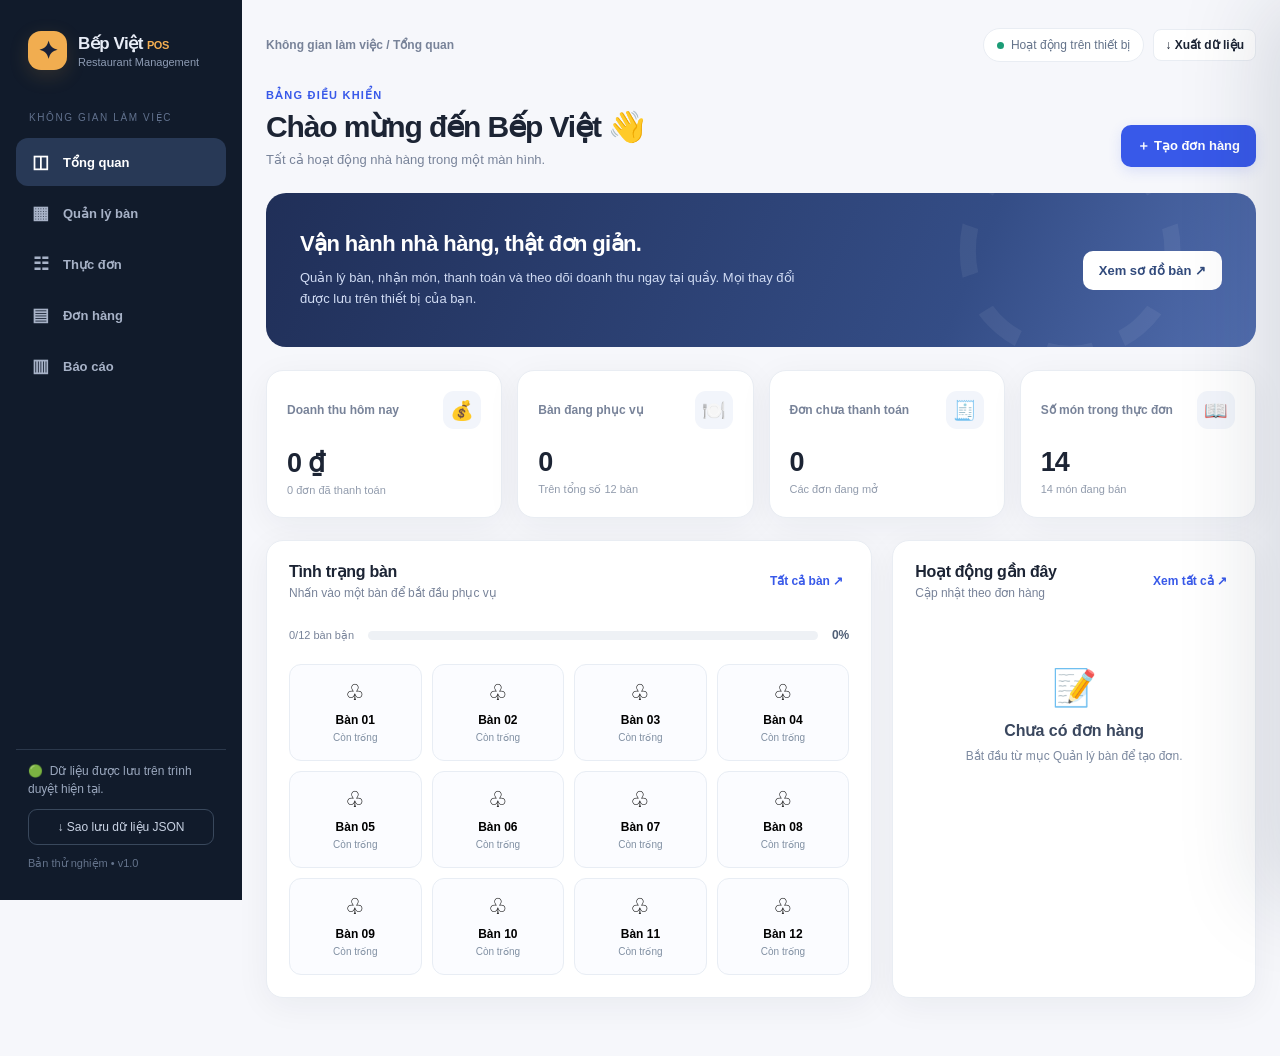
<file: QuanLyNhaHang_GitHub/web/index.html>
<!DOCTYPE html>
<html lang="vi">
<head>
  <meta charset="UTF-8">
  <meta name="viewport" content="width=device-width, initial-scale=1.0">
  <meta name="theme-color" content="#111827">
  <title>Bếp Việt • Quản lý nhà hàng</title>
  <style>
    :root{--bg:#f6f7fb;--surface:#fff;--ink:#1c2434;--muted:#788399;--line:#e9edf3;--nav:#111b2b;--blue:#3859e9;--blueLight:#eef1ff;--green:#1b9c76;--greenLight:#e5f7f0;--amber:#ee9a2d;--amberLight:#fff4e3;--red:#d95050;--shadow:0 8px 34px rgba(22,36,61,.055);--radius:17px}
    *{box-sizing:border-box}html,body{margin:0;min-height:100%;font-family:Inter,-apple-system,BlinkMacSystemFont,"Segoe UI",sans-serif;color:var(--ink);background:var(--bg)}button,input,select{font:inherit}button{cursor:pointer}button:disabled{cursor:not-allowed;opacity:.45}a{color:inherit;text-decoration:none}h1,h2,h3,p{margin-top:0}.app{display:grid;grid-template-columns:242px minmax(0,1fr);min-height:100vh}.sidebar{background:var(--nav);color:#e8edf7;display:flex;flex-direction:column;padding:28px 16px 18px;position:sticky;top:0;height:100vh}.brand{display:flex;align-items:center;gap:11px;padding:3px 12px 30px}.brand-logo{width:39px;height:39px;border-radius:13px;display:grid;place-items:center;background:#f1ad50;color:#182038;font-size:24px;font-weight:900;box-shadow:0 6px 20px #e8a94426}.brand strong{font-size:17px;letter-spacing:-.5px;display:block}.brand span{font-size:11px;color:#8e9cb4;display:block;margin-top:2px}.nav-group{font-size:10px;text-transform:uppercase;letter-spacing:1.6px;color:#61718d;padding:12px 13px}.nav-link{border:0;background:transparent;color:#a7b2c7;width:100%;display:flex;align-items:center;gap:12px;text-align:left;padding:13px 14px;margin:3px 0;border-radius:12px;font-weight:600;font-size:13px;transition:.18s}.nav-link:hover{background:#1b2940;color:white}.nav-link.active{background:#283956;color:#fff}.nav-link .glyph{font-size:18px;width:21px;text-align:center}.sidebar-bottom{margin-top:auto;padding:12px;border-top:1px solid #2b384b}.sidebar-bottom .hint{font-size:12px;color:#9ba8be;line-height:1.55;margin-bottom:10px}.sidebar-bottom .version{font-size:11px;color:#64738b}.sidebar-bottom button{width:100%;border:1px solid #39485c;color:#c9d3e4;background:transparent;border-radius:9px;padding:10px;font-size:12px}.main{min-width:0;padding:28px max(24px,calc((100vw - 1540px)/2)) 58px}.topbar{display:flex;align-items:center;justify-content:space-between;gap:12px;margin-bottom:27px}.breadcrumb{font-size:12px;color:var(--muted);font-weight:600}.top-actions{display:flex;align-items:center;gap:9px}.live{display:flex;gap:7px;align-items:center;font-size:12px;color:#64738a;background:#fff;border:1px solid var(--line);border-radius:50px;padding:9px 13px}.live:before{content:'';width:7px;height:7px;border-radius:50%;background:var(--green)}.btn{display:inline-flex;align-items:center;justify-content:center;gap:8px;border:1px solid transparent;border-radius:10px;background:#fff;color:var(--ink);padding:11px 15px;font-weight:700;font-size:13px;white-space:nowrap;transition:.15s}.btn:hover{transform:translateY(-1px)}.btn-primary{background:var(--blue);color:#fff;box-shadow:0 4px 13px #3859e925}.btn-primary:hover{background:#294bd8}.btn-white{border-color:var(--line);background:white}.btn-soft{background:var(--blueLight);color:var(--blue)}.btn-danger{background:#ffeded;color:var(--red)}.btn-xs{font-size:12px;padding:8px 11px;border-radius:8px}.btn-plain{border:0;background:transparent;color:var(--muted);padding:8px}.btn-full{width:100%}.page-header{display:flex;justify-content:space-between;gap:16px;align-items:flex-end;margin-bottom:26px}.eyebrow{font-weight:750;font-size:11px;letter-spacing:1.2px;text-transform:uppercase;color:var(--blue);margin-bottom:7px}.page-title{font-size:30px;line-height:1.18;letter-spacing:-1.1px;margin:0 0 8px;font-weight:780}.page-sub{font-size:13px;color:var(--muted);margin:0}.hero{background:linear-gradient(113deg,#202f58,#344d86 70%,#526eaf);border-radius:20px;padding:30px 34px;color:white;position:relative;overflow:hidden;display:flex;align-items:center;justify-content:space-between;gap:12px;min-height:154px;margin-bottom:23px}.hero:after{content:'◌';position:absolute;font-size:290px;line-height:1;right:6%;top:-113px;color:#ffffff10;pointer-events:none}.hero h2{font-size:22px;letter-spacing:-.6px;margin:0 0 10px}.hero p{max-width:520px;color:#d0dbf3;font-size:13px;line-height:1.65;margin:0}.hero .btn{position:relative;z-index:1;background:#fff;color:#314a7c}.stats{display:grid;grid-template-columns:repeat(4,minmax(0,1fr));gap:15px;margin-bottom:22px}.stat{background:var(--surface);border:1px solid var(--line);border-radius:var(--radius);padding:20px;box-shadow:var(--shadow)}.stat-top{display:flex;justify-content:space-between;align-items:center;font-size:12px;color:var(--muted);font-weight:650;gap:7px}.stat-icon{width:38px;height:38px;border-radius:11px;display:grid;place-items:center;background:#f2f5fb;font-size:19px}.stat-value{font-size:27px;font-weight:800;letter-spacing:-1px;margin:18px 0 5px}.stat-note{font-size:11px;color:#929cad}.columns{display:grid;grid-template-columns:minmax(0,1.25fr) minmax(275px,.75fr);gap:20px}.panel{background:white;border:1px solid var(--line);border-radius:var(--radius);box-shadow:var(--shadow);overflow:hidden}.panel-header{padding:21px 22px 17px;display:flex;align-items:center;justify-content:space-between;gap:12px}.panel-title{font-size:16px;letter-spacing:-.3px;font-weight:780;margin:0}.panel-sub{font-size:12px;color:var(--muted);margin:5px 0 0}.panel-body{padding:0 22px 22px}.link-btn{border:0;background:transparent;color:var(--blue);font-weight:700;font-size:12px}.occupancy{display:flex;align-items:center;gap:14px;margin:11px 0 22px}.progress{height:9px;background:#eef1f5;border-radius:20px;overflow:hidden;flex:1}.progress-fill{height:100%;background:linear-gradient(90deg,#3859e9,#7891ff);border-radius:20px;transition:width .25s}.occupancy strong{font-size:12px;color:#516077}.table-mini-grid{display:grid;grid-template-columns:repeat(4,minmax(0,1fr));gap:10px}.mini-table{border:1px solid #e8edf4;background:#fbfcff;border-radius:12px;text-align:center;padding:15px 8px;cursor:pointer;transition:.15s}.mini-table:hover,.table-card:hover{border-color:#b7c2ff;transform:translateY(-2px)}.mini-table.busy{background:#fffaf2;border-color:#f4dfba}.mini-table .table-symbol{font-size:22px;display:block;margin-bottom:7px}.mini-table strong{display:block;font-size:12px}.mini-table small{font-size:10px;color:#8190a3}.badge-status{display:inline-flex;align-items:center;gap:6px;border-radius:30px;padding:5px 8px;font-size:11px;font-weight:750}.badge-status:before{content:'';width:6px;height:6px;background:currentColor;border-radius:50%}.badge-free{background:var(--greenLight);color:#18936d}.badge-busy{background:var(--amberLight);color:#ca821b}.badge-paid{background:#edf0ff;color:#5c67d4}.activity{display:flex;flex-direction:column}.activity-item{display:flex;align-items:center;gap:12px;padding:13px 0;border-bottom:1px solid var(--line)}.activity-item:last-child{border-bottom:0}.activity-icon{width:37px;height:37px;background:#f2f5fc;border-radius:11px;display:grid;place-items:center;font-size:17px;flex:0 0 auto}.activity-info{flex:1;min-width:0}.activity-info strong{font-size:12px;display:block}.activity-info span{font-size:11px;color:var(--muted);display:block;margin-top:3px}.activity-amount{font-weight:800;font-size:12px;white-space:nowrap}.toolbar{display:flex;justify-content:space-between;align-items:center;gap:13px;margin-bottom:17px;flex-wrap:wrap}.search{display:flex;gap:9px;align-items:center;background:white;border:1px solid #e4e9f2;padding:0 13px;border-radius:11px;min-width:260px;height:43px}.search span{color:#8996a9}.search input{outline:none;background:transparent;border:0;width:100%;color:#2b3445;font-size:13px}.filters{display:flex;gap:7px;flex-wrap:wrap}.filter{border:1px solid #e6eaf1;background:#fff;color:#6c7890;border-radius:9px;padding:9px 13px;font-size:12px;font-weight:700}.filter.active{background:var(--blueLight);color:var(--blue);border-color:#d9dfff}.table-grid{display:grid;grid-template-columns:repeat(4,minmax(0,1fr));gap:16px}.table-card{background:#fff;border:1px solid var(--line);border-radius:15px;padding:20px;transition:.18s}.table-card.busy{border-color:#f1d5a4}.table-card-head{display:flex;justify-content:space-between;gap:8px;align-items:flex-start}.table-number{font-size:17px;font-weight:800;letter-spacing:-.5px;margin-top:9px}.table-cap{font-size:11px;color:var(--muted);margin-top:6px}.table-avatar{background:#f0f3fb;width:45px;height:45px;display:grid;place-items:center;border-radius:14px;font-size:24px}.table-card.busy .table-avatar{background:#fff0d9}.table-card .badge-status{margin-top:18px}.table-card-foot{border-top:1px solid #f0f1f4;margin-top:15px;padding-top:14px;display:flex;align-items:center;justify-content:space-between;gap:8px}.table-card-foot small{color:var(--muted);font-size:11px}.table-card-foot button{border:0;background:transparent;color:var(--blue);font-weight:800;font-size:12px}.menu-grid{display:grid;grid-template-columns:repeat(3,minmax(0,1fr));gap:16px}.menu-card{background:#fff;border:1px solid var(--line);border-radius:15px;padding:18px;display:flex;flex-direction:column;gap:13px}.dish-avatar{width:52px;height:52px;background:#f6f4ef;border-radius:13px;display:grid;place-items:center;font-size:29px}.dish-title{font-size:14px;font-weight:800;margin:0 0 4px;line-height:1.4}.dish-cat{font-size:11px;color:var(--muted)}.dish-bottom{display:flex;align-items:center;justify-content:space-between;gap:7px;padding-top:12px;border-top:1px solid var(--line);margin-top:auto}.dish-price{font-size:15px;font-weight:850;color:#2c3a57}.dish-status{font-size:11px;color:var(--green);font-weight:700}.dish-status.off{color:var(--red)}.dish-buttons{display:flex;gap:5px}.data-table{border-collapse:collapse;width:100%;text-align:left}.data-table th{font-size:11px;color:#8894a7;text-transform:uppercase;letter-spacing:.5px;font-weight:760;border-bottom:1px solid var(--line);padding:13px 17px;white-space:nowrap}.data-table td{font-size:13px;padding:16px 17px;border-bottom:1px solid #f0f2f6}.data-table tr:last-child td{border-bottom:0}.data-table td strong{font-weight:800}.data-table td .minor{font-size:11px;color:var(--muted);display:block;margin-top:4px}.table-wrap{overflow:auto}.empty{padding:50px 15px;text-align:center;color:#7d8aa0}.empty .empty-emoji{font-size:36px;margin-bottom:12px}.empty h3{font-size:16px;margin:0 0 7px;color:#3a475e}.empty p{font-size:12px;max-width:290px;margin:0 auto 18px;line-height:1.6}.report-grid{display:grid;grid-template-columns:minmax(0,1.2fr) minmax(260px,.8fr);gap:18px}.chart{display:flex;align-items:flex-end;justify-content:space-between;gap:12px;height:242px;padding:32px 5px 0;position:relative}.chart:before{content:'';position:absolute;left:0;right:0;top:32px;bottom:31px;background:repeating-linear-gradient(to top,transparent 0px,transparent calc(25% - 1px),#edf0f6 calc(25% - 1px),#edf0f6 25%);pointer-events:none}.bar-col{flex:1;min-width:0;text-align:center;height:100%;display:flex;flex-direction:column;justify-content:flex-end;gap:8px;position:relative}.bar{border-radius:8px 8px 3px 3px;background:linear-gradient(0deg,#3c61e8,#8098ff);min-height:3px;position:relative}.bar:hover{filter:brightness(.94)}.bar-col small{font-size:11px;color:#8995aa;margin-bottom:2px;white-space:nowrap}.bar-value{font-size:10px;font-weight:750;color:#3d5283;position:absolute;bottom:calc(100% + 5px);left:50%;transform:translateX(-50%);white-space:nowrap}.best-seller{display:flex;align-items:center;gap:10px;padding:12px 0;border-bottom:1px solid var(--line)}.best-seller:last-child{border-bottom:0}.rank{background:#eef1ff;color:#5167d4;border-radius:9px;width:28px;height:28px;display:grid;place-items:center;font-weight:850;font-size:11px}.best-seller .grow{flex:1}.best-seller strong{font-size:12px}.best-seller small{display:block;color:var(--muted);font-size:11px;margin-top:4px}.best-seller b{font-size:12px}.report-notice{font-size:11px;color:#8793a7;margin:12px 0 0;line-height:1.6}.overlay{position:fixed;inset:0;background:#101b2d88;z-index:50;opacity:0;visibility:hidden;transition:.22s;display:flex;align-items:center;justify-content:center;padding:18px}.overlay.open{opacity:1;visibility:visible}.modal{width:min(480px,100%);max-height:calc(100vh - 40px);overflow:auto;background:white;border-radius:18px;box-shadow:0 28px 70px #111b2b33;padding:25px}.modal-head{display:flex;align-items:flex-start;justify-content:space-between;gap:12px;margin-bottom:20px}.modal h2{font-size:20px;margin:0 0 6px}.modal p{font-size:12px;color:var(--muted);margin:0;line-height:1.6}.close{background:#f3f5f8;border:0;border-radius:9px;width:32px;height:32px;color:#74829a;font-size:18px}.form-field{margin-bottom:16px}.form-field label{font-size:12px;font-weight:750;display:block;margin-bottom:7px}.form-field input,.form-field select{width:100%;padding:12px 13px;border:1px solid #dde3ec;border-radius:10px;outline:0;background:#fff;color:#344155}.form-field input:focus,.form-field select:focus{border-color:#8aa2fa;box-shadow:0 0 0 3px #3859e917}.form-row{display:grid;grid-template-columns:1fr 1fr;gap:12px}.modal-actions{display:flex;justify-content:flex-end;gap:8px;margin-top:22px}.drawer-backdrop{position:fixed;inset:0;background:#101b2d80;z-index:45;opacity:0;visibility:hidden;transition:.22s}.drawer-backdrop.open{opacity:1;visibility:visible}.drawer{position:fixed;z-index:46;right:0;top:0;bottom:0;width:min(920px,100%);background:#f8faff;box-shadow:-20px 0 80px #18223c22;display:flex;flex-direction:column;transform:translateX(100%);transition:transform .25s}.drawer.open{transform:translateX(0)}.drawer-head{background:white;padding:21px 28px;border-bottom:1px solid var(--line);display:flex;justify-content:space-between;align-items:center;gap:12px}.drawer-head h2{font-size:19px;margin:0 0 4px}.drawer-head p{font-size:12px;color:var(--muted);margin:0}.drawer-content{display:grid;grid-template-columns:minmax(0,1.13fr) minmax(310px,.87fr);min-height:0;flex:1}.drawer-menu{min-height:0;overflow:auto;padding:20px}.drawer-cart{min-height:0;overflow:auto;background:#fff;border-left:1px solid var(--line);padding:21px 21px 23px;display:flex;flex-direction:column}.drawer-menu-list{display:flex;flex-direction:column;gap:9px;margin-top:16px}.order-food{display:flex;align-items:center;gap:11px;border:1px solid var(--line);border-radius:13px;padding:12px;background:#fff}.order-food .food-emoji{font-size:24px;background:#f6f4ef;padding:10px;border-radius:9px}.order-food .grow{flex:1;min-width:0}.order-food strong{font-size:12px;display:block}.order-food small{display:block;color:var(--muted);font-size:11px;margin-top:5px}.order-food button{border-radius:9px;border:0;background:var(--blueLight);color:var(--blue);font-size:18px;width:32px;height:32px;font-weight:800}.drawer-section-title{font-size:14px;font-weight:800;margin:0 0 12px}.cart-list{display:flex;flex-direction:column;gap:10px}.cart-item{display:flex;align-items:flex-start;gap:10px;padding:11px 0;border-bottom:1px solid #f0f2f5}.cart-item strong{font-size:12px;display:block;line-height:1.35}.cart-item small{font-size:11px;color:var(--muted);margin-top:5px;display:block}.cart-item .grow{flex:1;min-width:0}.qty{display:flex;align-items:center;gap:9px;margin-top:8px}.qty button{border:1px solid var(--line);background:#fff;border-radius:6px;width:24px;height:24px;font-size:14px;font-weight:750}.qty span{font-size:12px;font-weight:750}.cart-footer{margin-top:auto;padding-top:24px}.summary-line{display:flex;justify-content:space-between;font-size:12px;color:#8792a5;margin-bottom:12px}.grand-total{display:flex;justify-content:space-between;align-items:center;border-top:1px solid var(--line);padding-top:18px;margin:14px 0 18px;font-size:15px;font-weight:800}.grand-total strong{font-size:22px;color:var(--blue)}.stack{display:flex;flex-direction:column;gap:9px}.toast{position:fixed;bottom:25px;left:50%;transform:translate(-50%,30px);background:#1e2b42;color:white;border-radius:12px;box-shadow:0 12px 30px #17223c33;padding:12px 18px;font-size:13px;font-weight:650;opacity:0;pointer-events:none;transition:.22s;z-index:90}.toast.show{opacity:1;transform:translate(-50%,0)}.tiny{font-size:11px;color:var(--muted)}.mobile-header{display:none}.divider-line{border-top:1px solid var(--line);margin:14px 0}.action-menu{display:flex;gap:9px;align-items:center;flex-wrap:wrap}.banner{background:#f2f5ff;border:1px solid #dee5ff;color:#51638b;border-radius:12px;padding:13px 16px;font-size:12px;line-height:1.6;margin:0 0 20px}.footer-tools{display:flex;gap:9px;flex-wrap:wrap;margin-top:18px}.big-number{font-weight:850}.red{color:var(--red)}.green{color:var(--green)}
    @media(max-width:1180px){.table-grid{grid-template-columns:repeat(3,minmax(0,1fr))}.menu-grid{grid-template-columns:repeat(2,minmax(0,1fr))}.stats{grid-template-columns:repeat(2,minmax(0,1fr))}}@media(max-width:850px){.app{grid-template-columns:1fr}.sidebar{height:auto;position:static;padding:10px 15px 8px}.brand{padding:6px 3px 12px}.sidebar .nav-group,.sidebar-bottom{display:none}.nav{display:flex;gap:3px;overflow:auto}.nav-link{width:auto;white-space:nowrap;padding:10px 12px;font-size:12px}.nav-link .glyph{font-size:15px;width:auto}.main{padding:21px 18px 45px}.columns,.report-grid{grid-template-columns:1fr}.table-grid{grid-template-columns:repeat(3,minmax(0,1fr))}}@media(max-width:610px){.page-title{font-size:24px}.top-actions .live{display:none}.hero{padding:24px 20px;flex-direction:column;align-items:flex-start}.hero h2{font-size:19px}.table-grid,.menu-grid{grid-template-columns:repeat(2,minmax(0,1fr))}.table-card{padding:14px}.table-card-foot{flex-wrap:wrap}.table-mini-grid{grid-template-columns:repeat(3,1fr)}.stats{gap:9px}.stat{padding:16px}.stat-value{font-size:23px}.stat-top{font-size:11px}.page-header{align-items:flex-start;flex-direction:column}.search{min-width:100%;width:100%}.toolbar{align-items:stretch}.drawer-content{grid-template-columns:1fr;overflow:auto}.drawer-menu{max-height:none;overflow:visible}.drawer-cart{overflow:visible;min-height:420px;border-left:0;border-top:1px solid var(--line)}.drawer{overflow:auto}.drawer-content{display:block}.nav-link{gap:5px}.nav-link .glyph{display:none}}@media print{body *{visibility:hidden!important}#receiptPrintable,#receiptPrintable *{visibility:visible!important}#receiptPrintable{position:absolute;left:0;top:0;width:100%;padding:30px!important;box-shadow:none!important}}
  </style>
</head>
<body>
<div class="app">
  <aside class="sidebar">
    <div class="brand"><div class="brand-logo">✦</div><div><strong>Bếp Việt <span style="display:inline;color:#f4ae51">POS</span></strong><span>Restaurant Management</span></div></div>
    <div class="nav-group">KHÔNG GIAN LÀM VIỆC</div>
    <nav class="nav" id="nav">
      <button type="button" class="nav-link active" data-route="overview"><span class="glyph">◫</span> Tổng quan</button>
      <button type="button" class="nav-link" data-route="tables"><span class="glyph">▦</span> Quản lý bàn</button>
      <button type="button" class="nav-link" data-route="menu"><span class="glyph">☷</span> Thực đơn</button>
      <button type="button" class="nav-link" data-route="orders"><span class="glyph">▤</span> Đơn hàng</button>
      <button type="button" class="nav-link" data-route="reports"><span class="glyph">▥</span> Báo cáo</button>
    </nav>
    <div class="sidebar-bottom"><div class="hint">🟢 &nbsp;Dữ liệu được lưu trên trình duyệt hiện tại.</div><button type="button" id="exportBtn">↓ Sao lưu dữ liệu JSON</button><div class="version" style="margin-top:12px">Bản thử nghiệm • v1.0</div></div>
  </aside>
  <main class="main"><div class="topbar"><div class="breadcrumb" id="breadcrumb">Không gian làm việc / Tổng quan</div><div class="top-actions"><div class="live">Hoạt động trên thiết bị</div><button type="button" class="btn btn-white btn-xs" id="exportTop">↓ Xuất dữ liệu</button></div></div><div id="view"></div></main>
</div>
<div class="overlay" id="modalOverlay"><div class="modal" id="modalContent" role="dialog" aria-modal="true" aria-label="Biểu mẫu"></div></div>
<div class="drawer-backdrop" id="drawerBackdrop"></div>
<section class="drawer" id="drawer" role="dialog" aria-modal="true" aria-label="Chi tiết đơn hàng"><div id="drawerBody" style="display:contents"></div></section>
<div id="toast" class="toast" role="status"></div>
<div id="receiptPrintable" style="display:none"></div>
<input id="importInput" type="file" accept="application/json,.json" hidden>
<script>
'use strict';
const KEY='bepviet_pos_mvp_2026_v1';
const dateFmt = new Intl.DateTimeFormat('vi-VN',{day:'2-digit',month:'2-digit',year:'numeric'});
const timeFmt = new Intl.DateTimeFormat('vi-VN',{hour:'2-digit',minute:'2-digit'});
const money = v => new Intl.NumberFormat('vi-VN',{style:'currency',currency:'VND',maximumFractionDigits:0}).format(Number(v)||0);
const shortMoney = v => (v>=1000000?(v/1000000).toLocaleString('vi-VN',{maximumFractionDigits:1})+'tr':v>=1000?(v/1000).toLocaleString('vi-VN',{maximumFractionDigits:0})+'k':String(v));
const id = prefix => prefix+'_'+Date.now().toString(36)+'_'+Math.random().toString(36).slice(2,8);
const esc = v => String(v??'').replace(/[&<>"']/g,c=>({'&':'&amp;','<':'&lt;','>':'&gt;','"':'&quot;',"'":'&#39;'}[c]));
const seed = () => ({tables:Array.from({length:12},(_,i)=>({id:'table_'+(i+1),name:'Bàn '+String(i+1).padStart(2,'0'),capacity:i%3===0?6:i%3===1?4:2})),menu:[
  ['Phở bò tái','Món chính',65000,'🍜'],['Bún chả Hà Nội','Món chính',65000,'🥢'],['Cơm rang hải sản','Món chính',79000,'🍚'],['Bò lúc lắc','Món chính',119000,'🥩'],['Gà nướng mật ong','Món chính',99000,'🍗'],['Lẩu Thái','Món chính',259000,'🍲'],
  ['Nem rán','Khai vị',49000,'🥟'],['Salad rau củ','Khai vị',45000,'🥗'],['Khoai tây chiên','Khai vị',39000,'🍟'],['Trà đào cam sả','Đồ uống',35000,'🍹'],['Nước chanh','Đồ uống',25000,'🍋'],['Cà phê sữa','Đồ uống',30000,'☕'],['Sữa chua nếp cẩm','Tráng miệng',35000,'🍨'],['Bánh flan','Tráng miệng',29000,'🍮']
].map((m,i)=>({id:'dish_'+(i+1),name:m[0],category:m[1],price:m[2],emoji:m[3],available:true})),orders:[]});
function load(){try{const raw=localStorage.getItem(KEY);if(!raw)return seed();const data=JSON.parse(raw);if(!validData(data))throw Error('Không đúng định dạng');return data}catch(e){console.warn('Không thể tải dữ liệu',e);return seed()}}
const validData = d => d&&Array.isArray(d.tables)&&Array.isArray(d.menu)&&Array.isArray(d.orders)&&d.tables.every(t=>typeof t.id==='string'&&typeof t.name==='string'&&Number.isFinite(t.capacity))&&d.menu.every(m=>typeof m.id==='string'&&typeof m.name==='string'&&Number.isFinite(m.price))&&d.orders.every(o=>typeof o.id==='string'&&typeof o.tableId==='string'&&Array.isArray(o.items)&&['open','paid'].includes(o.status));
let state=load(),route='overview',tableFilter='all',menuFilter='Tất cả',menuQuery='',orderFilter='open',tableQuery='',orderQuery='',drawerTable=null,drawerSearch='',drawerCategory='Tất cả',returnRoute=null,editingOrderId=null;
let toastTimeout;
function persist(){localStorage.setItem(KEY,JSON.stringify(state))}
function notify(message){const el=document.getElementById('toast');el.textContent=message;el.classList.add('show');clearTimeout(toastTimeout);toastTimeout=setTimeout(()=>el.classList.remove('show'),2900)}
function orderAmount(o){return (o?.items||[]).reduce((sum,it)=>sum+it.qty*it.price,0)}
function openOrder(tableId){return state.orders.find(o=>o.tableId===tableId&&o.status==='open')}
function tableById(tableId){return state.tables.find(t=>t.id===tableId)}
function todayKey(date){const d=new Date(date);return `${d.getFullYear()}-${String(d.getMonth()+1).padStart(2,'0')}-${String(d.getDate()).padStart(2,'0')}`}
function dateTime(date){return date?`${dateFmt.format(new Date(date))} · ${timeFmt.format(new Date(date))}`:'—'}
function paidToday(){return state.orders.filter(o=>o.status==='paid'&&todayKey(o.paidAt)===todayKey(new Date()))}
function allPaid(){return state.orders.filter(o=>o.status==='paid')}
function recentOrders(){return [...state.orders].sort((a,b)=>new Date(b.paidAt||b.createdAt)-new Date(a.paidAt||a.createdAt))}
function pageHeader(kicker,title,sub,action=''){return `<div class="page-header"><div><div class="eyebrow">${kicker}</div><h1 class="page-title">${title}</h1><p class="page-sub">${sub}</p></div>${action}</div>`}
function stat(label,value,note,icon){return `<div class="stat"><div class="stat-top"><span>${label}</span><div class="stat-icon">${icon}</div></div><div class="stat-value">${value}</div><div class="stat-note">${note}</div></div>`}
function blank(emoji,title,desc,action=''){return `<div class="empty"><div class="empty-emoji">${emoji}</div><h3>${title}</h3><p>${desc}</p>${action}</div>`}
function statusBadge(busy){return busy?'<span class="badge-status badge-busy">Đang phục vụ</span>':'<span class="badge-status badge-free">Bàn trống</span>'}
function render(){document.querySelectorAll('[data-route]').forEach(el=>el.classList.toggle('active',el.dataset.route===route));const titles={overview:'Tổng quan',tables:'Quản lý bàn',menu:'Thực đơn',orders:'Đơn hàng',reports:'Báo cáo'};document.getElementById('breadcrumb').textContent='Không gian làm việc / '+titles[route];document.getElementById('view').innerHTML=({overview:renderOverview,tables:renderTables,menu:renderMenu,orders:renderOrders,reports:renderReports}[route])();}
function renderOverview(){const paid=paidToday();const revenue=paid.reduce((s,o)=>s+orderAmount(o),0);const occupied=state.tables.filter(t=>openOrder(t.id)).length;const open=state.orders.filter(o=>o.status==='open');const recent=recentOrders().slice(0,5);
return pageHeader('BẢNG ĐIỀU KHIỂN','Chào mừng đến Bếp Việt 👋','Tất cả hoạt động nhà hàng trong một màn hình.',`<button class="btn btn-primary" data-action="quick-order">＋ Tạo đơn hàng</button>`)+
`<section class="hero"><div><h2>Vận hành nhà hàng, thật đơn giản.</h2><p>Quản lý bàn, nhận món, thanh toán và theo dõi doanh thu ngay tại quầy. Mọi thay đổi được lưu trên thiết bị của bạn.</p></div><button class="btn" data-route="tables">Xem sơ đồ bàn ↗</button></section>`+
`<section class="stats">${stat('Doanh thu hôm nay',money(revenue),`${paid.length} đơn đã thanh toán`,'💰')}${stat('Bàn đang phục vụ',occupied,`Trên tổng số ${state.tables.length} bàn`,'🍽️')}${stat('Đơn chưa thanh toán',open.length,'Các đơn đang mở','🧾')}${stat('Số món trong thực đơn',state.menu.length,`${state.menu.filter(m=>m.available).length} món đang bán`,'📖')}</section>`+
`<div class="columns"><section class="panel"><div class="panel-header"><div><h3 class="panel-title">Tình trạng bàn</h3><p class="panel-sub">Nhấn vào một bàn để bắt đầu phục vụ</p></div><button class="link-btn" data-route="tables">Tất cả bàn ↗</button></div><div class="panel-body"><div class="occupancy"><span class="tiny">${occupied}/${state.tables.length} bàn bận</span><div class="progress"><div class="progress-fill" style="width:${state.tables.length?100*occupied/state.tables.length:0}%"></div></div><strong>${state.tables.length?Math.round(100*occupied/state.tables.length):0}%</strong></div><div class="table-mini-grid">${state.tables.slice(0,12).map(t=>{const busy=!!openOrder(t.id);return `<button class="mini-table ${busy?'busy':''}" data-open-table="${esc(t.id)}"><span class="table-symbol">${busy?'🍲':'♧'}</span><strong>${esc(t.name)}</strong><small>${busy?'Đang sử dụng':'Còn trống'}</small></button>`}).join('')}</div>${state.tables.length===0?blank('🪑','Chưa có bàn','Hãy thêm bàn để quản lý phục vụ.') :''}</div></section><section class="panel"><div class="panel-header"><div><h3 class="panel-title">Hoạt động gần đây</h3><p class="panel-sub">Cập nhật theo đơn hàng</p></div><button class="link-btn" data-route="orders">Xem tất cả ↗</button></div><div class="panel-body">${recent.length?`<div class="activity">${recent.map(o=>`<div class="activity-item"><div class="activity-icon">${o.status==='paid'?'✅':'🧾'}</div><div class="activity-info"><strong>${esc(tableById(o.tableId)?.name||o.tableName||'Bàn đã xóa')} · ${o.status==='paid'?'Đã thanh toán':'Đang phục vụ'}</strong><span>${dateTime(o.paidAt||o.createdAt)}</span></div><span class="activity-amount">${money(orderAmount(o))}</span></div>`).join('')}</div>`:blank('📝','Chưa có đơn hàng','Bắt đầu từ mục Quản lý bàn để tạo đơn.')}</div></section></div>`}
function renderTables(){let arr=state.tables.filter(t=>(tableFilter==='all'||(tableFilter==='busy'?!!openOrder(t.id):!openOrder(t.id)))&&t.name.toLowerCase().includes(tableQuery.toLowerCase()));const occupied=state.tables.filter(t=>openOrder(t.id)).length;
return pageHeader('QUẢN LÝ PHỤC VỤ','Sơ đồ bàn ăn',`${state.tables.length} bàn · ${occupied} đang phục vụ · ${state.tables.length-occupied} còn trống`,`<button class="btn btn-primary" data-action="add-table">＋ Thêm bàn</button>`)+
`<div class="toolbar"><div class="filters"><button class="filter ${tableFilter==='all'?'active':''}" data-table-filter="all">Tất cả (${state.tables.length})</button><button class="filter ${tableFilter==='free'?'active':''}" data-table-filter="free">Còn trống (${state.tables.length-occupied})</button><button class="filter ${tableFilter==='busy'?'active':''}" data-table-filter="busy">Đang phục vụ (${occupied})</button></div><label class="search"><span>⌕</span><input id="tableSearch" aria-label="Tìm bàn" placeholder="Tìm theo tên bàn..." value="${esc(tableQuery)}"></label></div>`+
(arr.length?`<div class="table-grid">${arr.map(t=>{const o=openOrder(t.id);return `<article class="table-card ${o?'busy':''}"><div class="table-card-head"><div><div class="table-number">${esc(t.name)}</div><div class="table-cap">👤 Sức chứa: ${t.capacity} người</div></div><div class="table-avatar">${o?'🍲':'🪑'}</div></div>${statusBadge(!!o)}<div class="table-card-foot"><small>${o?money(orderAmount(o)):'Sẵn sàng nhận khách'}</small><button data-open-table="${esc(t.id)}">${o?'Chi tiết đơn ↗':'Gọi món ＋'}</button></div>${!o?`<button class="btn-plain tiny" style="padding:7px 0 0" data-edit-table="${esc(t.id)}">Sửa bàn</button>`:''}</article>`}).join('')}</div>`:blank('🍽️','Không có bàn phù hợp','Thử thay đổi bộ lọc hoặc thêm một bàn mới.',`<button class="btn btn-primary" data-action="add-table">Thêm bàn</button>`))}
function renderMenu(){let cats=['Tất cả','Khai vị','Món chính','Đồ uống','Tráng miệng'];const filtered=state.menu.filter(m=>(menuFilter==='Tất cả'||m.category===menuFilter)&&m.name.toLowerCase().includes(menuQuery.toLowerCase()));return pageHeader('THỰC ĐƠN','Danh sách món ăn',`Quản lý ${state.menu.length} món ăn và đồ uống, cập nhật giá bán nhanh chóng.`,`<button class="btn btn-primary" data-action="add-dish">＋ Thêm món mới</button>`)+
`<div class="toolbar"><div class="filters">${cats.map(c=>`<button class="filter ${menuFilter===c?'active':''}" data-menu-filter="${esc(c)}">${c}</button>`).join('')}</div><label class="search"><span>⌕</span><input id="menuSearch" aria-label="Tìm món" placeholder="Tìm tên món ăn..." value="${esc(menuQuery)}"></label></div>`+
(filtered.length?`<div class="menu-grid">${filtered.map(m=>`<article class="menu-card"><div class="dish-avatar">${esc(m.emoji||'🍴')}</div><div><h3 class="dish-title">${esc(m.name)}</h3><div class="dish-cat">${esc(m.category)}</div></div><div class="dish-bottom"><div><div class="dish-price">${money(m.price)}</div><div class="dish-status ${m.available?'':'off'}">${m.available?'● Đang bán':'● Tạm hết'}</div></div><div class="dish-buttons"><button class="btn btn-white btn-xs" title="Sửa món" data-edit-dish="${esc(m.id)}">Sửa</button><button class="btn btn-xs ${m.available?'btn-danger':'btn-soft'}" title="Đổi tình trạng" data-toggle-dish="${esc(m.id)}">${m.available?'Ẩn':'Bán'}</button></div></div></article>`).join('')}</div>`:blank('🥗','Không tìm thấy món','Hãy thử từ khóa hoặc danh mục khác.',`<button class="btn btn-primary" data-action="add-dish">Thêm món</button>`))}
function renderOrders(){let orders=recentOrders().filter(o=>(orderFilter==='all'||o.status===orderFilter)&&((tableById(o.tableId)?.name||o.tableName||'').toLowerCase().includes(orderQuery.toLowerCase())||o.id.toLowerCase().includes(orderQuery.toLowerCase())));const opens=state.orders.filter(o=>o.status==='open').length,paids=state.orders.filter(o=>o.status==='paid').length;
return pageHeader('GIAO DỊCH','Quản lý đơn hàng',`Theo dõi ${state.orders.length} đơn hàng từ khi gọi món đến lúc thanh toán.`,`<button class="btn btn-primary" data-action="quick-order">＋ Tạo đơn hàng</button>`)+
`<div class="toolbar"><div class="filters"><button class="filter ${orderFilter==='open'?'active':''}" data-order-filter="open">Đang mở (${opens})</button><button class="filter ${orderFilter==='paid'?'active':''}" data-order-filter="paid">Đã thanh toán (${paids})</button><button class="filter ${orderFilter==='all'?'active':''}" data-order-filter="all">Tất cả</button></div><label class="search"><span>⌕</span><input id="orderSearch" aria-label="Tìm đơn" placeholder="Tìm mã đơn hoặc bàn..." value="${esc(orderQuery)}"></label></div>`+
`<section class="panel"><div class="table-wrap">${orders.length?`<table class="data-table"><thead><tr><th>Mã đơn</th><th>Bàn</th><th>Thời gian</th><th>Trạng thái</th><th>Tổng tiền</th><th>Thao tác</th></tr></thead><tbody>${orders.map(o=>`<tr><td><strong>#${esc(o.id.split('_').pop().toUpperCase())}</strong><span class="minor">${o.items.reduce((s,it)=>s+it.qty,0)} món</span></td><td><strong>${esc(tableById(o.tableId)?.name||o.tableName||'Bàn đã xóa')}</strong></td><td>${dateTime(o.paidAt||o.createdAt)}</td><td><span class="badge-status ${o.status==='paid'?'badge-paid':'badge-busy'}">${o.status==='paid'?'Đã thanh toán':'Đang mở'}</span></td><td><strong>${money(orderAmount(o))}</strong></td><td><button class="btn btn-soft btn-xs" data-view-order="${esc(o.id)}">${o.status==='paid'?'Xem hóa đơn':'Xem đơn'}</button></td></tr>`).join('')}</tbody></table>`:blank('🧾','Chưa có đơn hàng phù hợp','Thử bộ lọc khác hoặc bắt đầu nhận đơn từ sơ đồ bàn.',`<button class="btn btn-primary" data-action="quick-order">Tạo đơn mới</button>`)}</div></section>`}
function getWeekDays(){const dates=[];const now=new Date();for(let i=6;i>=0;i--){let d=new Date(now.getFullYear(),now.getMonth(),now.getDate()-i);dates.push({key:todayKey(d),label:`${String(d.getDate()).padStart(2,'0')}/${String(d.getMonth()+1).padStart(2,'0')}`})}return dates}
function renderReports(){const paid=allPaid(),today=paidToday(),revenue=paid.reduce((s,o)=>s+orderAmount(o),0),todayRev=today.reduce((s,o)=>s+orderAmount(o),0),days=getWeekDays();const graph=days.map(d=>({...d,value:paid.filter(o=>todayKey(o.paidAt)===d.key).reduce((s,o)=>s+orderAmount(o),0)}));const max=Math.max(...graph.map(d=>d.value),1);const sold={};paid.forEach(o=>o.items.forEach(it=>{const k=it.name;sold[k]=(sold[k]||0)+it.qty}));const top=Object.entries(sold).sort((a,b)=>b[1]-a[1]).slice(0,5);
return pageHeader('PHÂN TÍCH KINH DOANH','Báo cáo doanh thu','Doanh thu được tính từ những đơn đã thanh toán.',`<button class="btn btn-white" data-action="export-data">↓ Xuất dữ liệu</button>`)+
`<div class="stats">${stat('Doanh thu hôm nay',money(todayRev),`${today.length} hóa đơn`,'💵')}${stat('Tổng doanh thu',money(revenue),'Từ khi sử dụng ứng dụng','📊')}${stat('Đơn đã hoàn thành',paid.length,'Tất cả thời gian','✅')}${stat('Giá trị đơn trung bình',money(paid.length?revenue/paid.length:0),'Tính trên hóa đơn đã thanh toán','🧮')}</div>`+
`<div class="report-grid"><section class="panel"><div class="panel-header"><div><h3 class="panel-title">Doanh thu 7 ngày gần nhất</h3><p class="panel-sub">Biểu đồ cập nhật từ dữ liệu thanh toán</p></div></div><div class="panel-body"><div class="chart">${graph.map(d=>`<div class="bar-col"><div class="bar" style="height:${Math.max(d.value/max*100,1)}%" title="${esc(d.label)}: ${money(d.value)}">${d.value?`<div class="bar-value">${shortMoney(d.value)}</div>`:''}</div><small>${d.label}</small></div>`).join('')}</div><p class="report-notice">Giá trị không bao gồm đơn chưa thanh toán. Dữ liệu chỉ được lưu trong trình duyệt này.</p></div></section><section class="panel"><div class="panel-header"><div><h3 class="panel-title">Món bán chạy</h3><p class="panel-sub">Xếp hạng theo số lượng đã bán</p></div></div><div class="panel-body">${top.length?top.map(([name,qty],i)=>`<div class="best-seller"><span class="rank">${String(i+1).padStart(2,'0')}</span><div class="grow"><strong>${esc(name)}</strong><small>Đã bán</small></div><b>${qty} phần</b></div>`).join(''):blank('🍜','Chưa có dữ liệu','Thanh toán đơn hàng đầu tiên để bắt đầu thống kê.')}</div></section></div><div class="footer-tools"><button class="btn btn-white" data-action="import-data">↑ Khôi phục JSON</button><button class="btn btn-danger" data-action="reset-data">↺ Đặt lại dữ liệu mẫu</button></div><p class="report-notice">Lưu ý: đặt lại dữ liệu sẽ xóa toàn bộ đơn hàng và các thay đổi trong trình duyệt hiện tại. Hãy xuất JSON trước khi đặt lại.</p>`}
function setRoute(next){route=next;render();window.scrollTo({top:0,behavior:'instant'})}
function showModal(html){document.getElementById('modalContent').innerHTML=html;document.getElementById('modalOverlay').classList.add('open');const input=document.querySelector('#modalContent input:not([type=hidden])');if(input)setTimeout(()=>input.focus(),30)}
function closeModal(){document.getElementById('modalOverlay').classList.remove('open')}
function modalHead(title,desc){return `<div class="modal-head"><div><h2>${title}</h2><p>${desc}</p></div><button class="close" data-action="close-modal" aria-label="Đóng">×</button></div>`}
function tableModal(t){showModal(modalHead(t?'Chỉnh sửa bàn':'Thêm bàn mới',t?'Cập nhật thông tin bàn ăn.':'Đặt tên và số khách tối đa cho bàn.')+`<form id="tableForm" data-id="${esc(t?.id||'')}"><div class="form-field"><label for="tableName">Tên bàn</label><input id="tableName" name="name" maxlength="40" required placeholder="Ví dụ: Bàn 13" value="${esc(t?.name||'')}"></div><div class="form-field"><label for="tableCapacity">Sức chứa (người)</label><input id="tableCapacity" name="capacity" type="number" min="1" max="100" step="1" required value="${t?.capacity||4}"></div><div class="modal-actions">${t?'<button type="button" class="btn btn-danger" data-delete-table="'+esc(t.id)+'">Xóa bàn</button>':''}<button type="button" class="btn btn-white" data-action="close-modal">Hủy</button><button class="btn btn-primary" type="submit">Lưu bàn</button></div></form>`)}
const CATEGORIES=['Khai vị','Món chính','Đồ uống','Tráng miệng'];
function dishModal(m){showModal(modalHead(m?'Sửa món ăn':'Thêm món ăn',m?'Điều chỉnh tên, danh mục, giá hoặc biểu tượng.':'Thông tin này sẽ xuất hiện trong thực đơn gọi món.')+`<form id="dishForm" data-id="${esc(m?.id||'')}"><div class="form-field"><label for="dishName">Tên món ăn</label><input id="dishName" name="name" maxlength="80" required placeholder="Ví dụ: Phở bò" value="${esc(m?.name||'')}"></div><div class="form-row"><div class="form-field"><label for="dishCategory">Danh mục</label><select id="dishCategory" name="category">${CATEGORIES.map(c=>`<option value="${c}" ${m?.category===c?'selected':''}>${c}</option>`).join('')}</select></div><div class="form-field"><label for="dishEmoji">Biểu tượng</label><input id="dishEmoji" name="emoji" maxlength="5" placeholder="🍜" value="${esc(m?.emoji||'🍴')}"></div></div><div class="form-field"><label for="dishPrice">Đơn giá (VND)</label><input id="dishPrice" name="price" type="number" min="1000" max="100000000" step="1000" required value="${m?.price||35000}"></div><div class="modal-actions">${m?`<button type="button" class="btn btn-danger" data-delete-dish="${esc(m.id)}">Xóa món</button>`:''}<button type="button" class="btn btn-white" data-action="close-modal">Hủy</button><button class="btn btn-primary" type="submit">Lưu món</button></div></form>`)}
function showPickTable(){const available=state.tables.filter(t=>!openOrder(t.id));showModal(modalHead('Chọn bàn để gọi món','Mỗi bàn chỉ có một đơn đang mở tại một thời điểm.')+`<div style="display:grid;grid-template-columns:repeat(2,1fr);gap:10px">${available.map(t=>`<button class="btn btn-white" style="justify-content:space-between" data-choose-table="${esc(t.id)}"><span>🪑 ${esc(t.name)}</span><span class="tiny">${t.capacity} người</span></button>`).join('')}</div>${available.length?'':blank('🍽️','Không có bàn trống','Thêm bàn mới hoặc thanh toán một đơn đang mở.')}<div class="modal-actions"><button class="btn btn-white" data-action="close-modal">Đóng</button></div>`)}
function showDrawer(tableId){const t=tableById(tableId);if(!t)return notify('Không tìm thấy bàn');drawerTable=tableId;drawerSearch='';drawerCategory='Tất cả';editingOrderId=openOrder(tableId)?.id||null;closeModal();drawDrawer();document.getElementById('drawerBackdrop').classList.add('open');document.getElementById('drawer').classList.add('open');}
function closeDrawer(){drawerTable=null;editingOrderId=null;document.getElementById('drawerBackdrop').classList.remove('open');document.getElementById('drawer').classList.remove('open')}
function drawDrawer(preserveSearchFocus=false){if(!drawerTable)return;const t=tableById(drawerTable),o=openOrder(drawerTable),categories=['Tất cả',...CATEGORIES];const dishList=state.menu.filter(m=>m.available&&(drawerCategory==='Tất cả'||m.category===drawerCategory)&&m.name.toLowerCase().includes(drawerSearch.toLowerCase()));const items=o?.items||[];const total=orderAmount(o);
const content=`<div class="drawer-head"><div><h2>${esc(t?.name||'Chi tiết bàn')} <span class="badge-status ${o?'badge-busy':'badge-free'}" style="vertical-align:middle;margin-left:6px">${o?'Đang phục vụ':'Bàn trống'}</span></h2><p>${o?`Đơn được tạo lúc ${dateTime(o.createdAt)}`:'Chọn món ở bên trái để tạo đơn hàng mới'}</p></div><button class="close" data-action="close-drawer" aria-label="Đóng">×</button></div><div class="drawer-content"><div class="drawer-menu"><h3 class="drawer-section-title">🍽️ Chọn món ăn</h3><label class="search" style="width:100%"><span>⌕</span><input id="drawerSearch" placeholder="Tìm món trong thực đơn..." value="${esc(drawerSearch)}"></label><div class="filters" style="margin-top:13px">${categories.map(c=>`<button class="filter ${drawerCategory===c?'active':''}" data-drawer-category="${esc(c)}">${c}</button>`).join('')}</div><div class="drawer-menu-list">${dishList.length?dishList.map(m=>`<div class="order-food"><span class="food-emoji">${esc(m.emoji||'🍴')}</span><div class="grow"><strong>${esc(m.name)}</strong><small>${money(m.price)} · ${esc(m.category)}</small></div><button title="Thêm 1 phần" data-add-to-order="${esc(m.id)}">＋</button></div>`).join(''):blank('🥣','Không có món phù hợp','Thử bộ lọc hoặc tìm kiếm khác.')}</div></div><div class="drawer-cart"><h3 class="drawer-section-title">🧾 Chi tiết đơn hàng</h3><div class="cart-list">${items.length?items.map(it=>`<div class="cart-item"><div class="grow"><strong>${esc(it.name)}</strong><small>${money(it.price)} / phần</small><div class="qty"><button aria-label="Giảm số lượng" data-qty="${esc(it.menuId)}" data-delta="-1">−</button><span>${it.qty}</span><button aria-label="Tăng số lượng" data-qty="${esc(it.menuId)}" data-delta="1">＋</button></div></div><strong>${money(it.qty*it.price)}</strong></div>`).join(''):blank('🛒','Đơn hàng đang trống','Hãy chọn món bên trái để bắt đầu thêm vào đơn.')}</div><div class="cart-footer"><div class="summary-line"><span>Số lượng món</span><strong>${items.reduce((s,it)=>s+it.qty,0)} phần</strong></div><div class="summary-line"><span>Giảm giá / VAT</span><strong>Chưa áp dụng</strong></div><div class="grand-total"><span>Tổng thanh toán</span><strong>${money(total)}</strong></div><div class="stack">${items.length?`<button class="btn btn-primary btn-full" data-action="pay-order">✓ Thanh toán đơn hàng</button><button class="btn btn-white btn-full" data-action="close-drawer">Lưu & đóng</button><button class="btn btn-danger btn-full" data-action="cancel-order">Hủy đơn hàng</button>`:`<button class="btn btn-white btn-full" data-action="close-drawer">Đóng</button>`}</div><p class="report-notice">Mọi thay đổi được tự động lưu, không cần nhấn nút lưu.</p></div></div></div>`;
document.getElementById('drawerBody').innerHTML=content;if(preserveSearchFocus){const e=document.getElementById('drawerSearch');e.focus();e.setSelectionRange(e.value.length,e.value.length)}}
function addDishToOrder(menuId){const m=state.menu.find(x=>x.id===menuId&&x.available);if(!m||!drawerTable)return;let o=openOrder(drawerTable);if(!o){o={id:id('order'),tableId:drawerTable,tableName:tableById(drawerTable)?.name||'',items:[],status:'open',createdAt:new Date().toISOString(),paidAt:null,paymentMethod:null};state.orders.push(o)}const item=o.items.find(i=>i.menuId===m.id);if(item){if(item.qty>=99)return notify('Tối đa 99 phần cho mỗi món');item.qty++}else o.items.push({menuId:m.id,name:m.name,price:m.price,qty:1});persist();drawDrawer();render()}
function changeQty(menuId,delta){const o=openOrder(drawerTable);if(!o)return;const it=o.items.find(i=>i.menuId===menuId);if(!it)return;it.qty=Math.min(99,it.qty+delta);if(it.qty<=0)o.items=o.items.filter(i=>i!==it);if(!o.items.length)state.orders=state.orders.filter(x=>x.id!==o.id);persist();drawDrawer();render()}
function askPayment(){if(!drawerTable||!openOrder(drawerTable)?.items.length)return;const o=openOrder(drawerTable);showModal(modalHead('Xác nhận thanh toán',`Thanh toán ${money(orderAmount(o))} cho ${tableById(drawerTable)?.name||'bàn'}.`)+`<form id="paymentForm"><div class="form-field"><label for="paymentMethod">Phương thức thanh toán</label><select id="paymentMethod" name="method"><option value="cash">Tiền mặt</option><option value="bank">Chuyển khoản</option></select></div><div class="banner">Khi xác nhận, đơn được chuyển sang trạng thái đã thanh toán và bàn sẽ trở về trạng thái trống.</div><div class="modal-actions"><button class="btn btn-white" type="button" data-action="close-modal">Quay lại</button><button class="btn btn-primary" type="submit">Xác nhận ${money(orderAmount(o))}</button></div></form>`)}
function paymentName(method){return method==='bank'?'Chuyển khoản':'Tiền mặt'}
function showReceipt(o){const tableName=tableById(o.tableId)?.name||o.tableName||'Bàn';let content=modalHead('Hóa đơn thanh toán',`Đơn #${o.id.split('_').pop().toUpperCase()} · ${esc(tableName)}`)+`<div id="receiptView"><div style="text-align:center;padding:12px 0 17px"><div style="font-size:23px;font-weight:900">✦ BẾP VIỆT</div><p style="margin-top:6px">PHIẾU THANH TOÁN · ${o.status==='paid'?'ĐÃ THANH TOÁN':'CHƯA THANH TOÁN'}</p></div><div class="summary-line"><span>Bàn</span><strong>${esc(tableName)}</strong></div><div class="summary-line"><span>Thời gian</span><strong>${dateTime(o.paidAt||o.createdAt)}</strong></div><div class="divider-line"></div>${o.items.map(it=>`<div class="summary-line" style="align-items:flex-start;gap:8px"><span style="max-width:72%">${esc(it.name)} × ${it.qty}</span><strong>${money(it.qty*it.price)}</strong></div>`).join('')}<div class="divider-line"></div><div class="grand-total"><span>Tổng tiền</span><strong>${money(orderAmount(o))}</strong></div>${o.status==='paid'?`<div class="summary-line"><span>Thanh toán</span><strong>${paymentName(o.paymentMethod)}</strong></div>`:''}<p style="text-align:center;margin-top:22px;color:#7e889a">Cảm ơn quý khách và hẹn gặp lại!</p></div><div class="modal-actions"><button class="btn btn-white" data-action="close-modal">Đóng</button><button class="btn btn-primary" data-print-order="${esc(o.id)}">🖨 In hóa đơn</button></div>`;showModal(content)}
function printReceipt(orderId){const o=state.orders.find(x=>x.id===orderId);if(!o)return;const t=tableById(o.tableId)?.name||o.tableName||'Bàn';const el=document.getElementById('receiptPrintable');el.style.display='block';el.style.background='#fff';el.style.fontFamily='Arial,sans-serif';el.innerHTML=`<div style="max-width:440px;margin:auto;color:#000"><h1 style="text-align:center">✦ BẾP VIỆT</h1><p style="text-align:center">HÓA ĐƠN ${o.status==='paid'?'ĐÃ THANH TOÁN':'TẠM TÍNH'}</p><hr><p>Bàn: ${esc(t)}</p><p>Ngày: ${dateTime(o.paidAt||o.createdAt)}</p><p>Mã đơn: ${esc(o.id)}</p><hr>${o.items.map(it=>`<p style="display:flex;justify-content:space-between"><span>${esc(it.name)} × ${it.qty}</span><b>${money(it.qty*it.price)}</b></p>`).join('')}<hr><h2 style="display:flex;justify-content:space-between"><span>Tổng tiền</span><span>${money(orderAmount(o))}</span></h2><p>Thanh toán: ${paymentName(o.paymentMethod)}</p><p style="text-align:center;margin-top:40px">Cảm ơn quý khách!</p></div>`;window.print();setTimeout(()=>{el.style.display='none';el.innerHTML=''},500)}
function exportData(){const blob=new Blob([JSON.stringify({app:'BepViet POS',version:1,exportedAt:new Date().toISOString(),data:state},null,2)],{type:'application/json'});const url=URL.createObjectURL(blob);const a=document.createElement('a');a.href=url;a.download='bepviet-sao-luu-'+todayKey(new Date())+'.json';document.body.appendChild(a);a.click();a.remove();setTimeout(()=>URL.revokeObjectURL(url),1000);notify('Đã tạo file sao lưu JSON')}
function resetData(){if(confirm('Xóa toàn bộ dữ liệu hiện tại và khôi phục bàn, thực đơn mẫu? Hành động này không thể hoàn tác.')){state=seed();persist();closeDrawer();closeModal();tableFilter='all';menuFilter='Tất cả';orderFilter='open';render();notify('Đã khôi phục dữ liệu mẫu')}}
function handleAction(action){if(action==='quick-order')showPickTable();else if(action==='add-table')tableModal(null);else if(action==='add-dish')dishModal(null);else if(action==='close-modal')closeModal();else if(action==='close-drawer')closeDrawer();else if(action==='export-data')exportData();else if(action==='import-data')document.getElementById('importInput').click();else if(action==='reset-data')resetData();else if(action==='pay-order')askPayment();else if(action==='cancel-order'){const o=openOrder(drawerTable);if(o&&confirm('Hủy đơn hàng hiện tại? Mọi món trong đơn sẽ bị xóa.')){state.orders=state.orders.filter(x=>x.id!==o.id);persist();drawDrawer();render();notify('Đã hủy đơn hàng')}}}
document.addEventListener('click',e=>{const target=e.target.closest('button');if(!target)return;if(target.dataset.route){setRoute(target.dataset.route);return}if(target.dataset.action){handleAction(target.dataset.action);return}if(target.dataset.tableFilter){tableFilter=target.dataset.tableFilter;render();return}if(target.dataset.menuFilter){menuFilter=target.dataset.menuFilter;render();return}if(target.dataset.orderFilter){orderFilter=target.dataset.orderFilter;render();return}if(target.dataset.openTable){showDrawer(target.dataset.openTable);return}if(target.dataset.editTable){tableModal(tableById(target.dataset.editTable));return}if(target.dataset.editDish){dishModal(state.menu.find(m=>m.id===target.dataset.editDish));return}if(target.dataset.toggleDish){const m=state.menu.find(m=>m.id===target.dataset.toggleDish);if(m){m.available=!m.available;persist();render();notify(m.available?'Đã mở bán món':'Đã tạm ngưng bán món')}return}if(target.dataset.chooseTable){showDrawer(target.dataset.chooseTable);return}if(target.dataset.drawerCategory){drawerCategory=target.dataset.drawerCategory;drawDrawer();return}if(target.dataset.addToOrder){addDishToOrder(target.dataset.addToOrder);return}if(target.dataset.qty){changeQty(target.dataset.qty,Number(target.dataset.delta));return}if(target.dataset.viewOrder){const o=state.orders.find(x=>x.id===target.dataset.viewOrder);if(o){if(o.status==='paid')showReceipt(o);else showDrawer(o.tableId)}return}if(target.dataset.printOrder){printReceipt(target.dataset.printOrder);return}
if(target.dataset.deleteTable){const t=tableById(target.dataset.deleteTable);if(openOrder(t.id))return notify('Không thể xóa bàn đang phục vụ');if(confirm(`Xóa ${t.name}? Các đơn hàng cũ vẫn được lưu.`)){state.tables=state.tables.filter(x=>x.id!==t.id);persist();closeModal();render();notify('Đã xóa bàn')}return}if(target.dataset.deleteDish){const m=state.menu.find(m=>m.id===target.dataset.deleteDish);if(confirm(`Xóa món ${m.name}? Hóa đơn cũ không bị ảnh hưởng.`)){state.menu=state.menu.filter(x=>x.id!==m.id);persist();closeModal();render();notify('Đã xóa món')}return}});
document.addEventListener('submit',e=>{const form=e.target;if(!['tableForm','dishForm','paymentForm'].includes(form.id))return;e.preventDefault();const data=new FormData(form);if(form.id==='tableForm'){const name=String(data.get('name')||'').trim(),capacity=Number(data.get('capacity'));if(!name||!Number.isInteger(capacity)||capacity<1||capacity>100)return notify('Thông tin bàn chưa hợp lệ');const oldId=form.dataset.id;if(state.tables.some(t=>t.name.toLowerCase()===name.toLowerCase()&&t.id!==oldId))return notify('Tên bàn đã tồn tại');if(oldId){const t=tableById(oldId);if(t&&openOrder(t.id))return notify('Không thể sửa bàn đang phục vụ');Object.assign(t,{name,capacity})}else state.tables.push({id:id('table'),name,capacity});persist();closeModal();render();notify('Đã lưu thông tin bàn')}else if(form.id==='dishForm'){const name=String(data.get('name')||'').trim(),category=String(data.get('category')),emoji=String(data.get('emoji')||'🍴').trim(),price=Number(data.get('price'));if(!name||!CATEGORIES.includes(category)||!Number.isFinite(price)||price<1000||price>100000000)return notify('Thông tin món ăn không hợp lệ');const m=state.menu.find(x=>x.id===form.dataset.id);if(m)Object.assign(m,{name,category,emoji,price});else state.menu.push({id:id('dish'),name,category,emoji,price,available:true});persist();closeModal();render();notify('Đã lưu món ăn')}else{const o=openOrder(drawerTable);if(!o||!o.items.length)return;const method=data.get('method');if(!['cash','bank'].includes(method))return;o.status='paid';o.paidAt=new Date().toISOString();o.paymentMethod=method;persist();closeDrawer();closeModal();render();notify('Thanh toán thành công · '+money(orderAmount(o)));showReceipt(o)}});
document.addEventListener('input',e=>{if(e.target.id==='tableSearch'){tableQuery=e.target.value;let pos=e.target.selectionStart;render();let inp=document.getElementById('tableSearch');if(inp){inp.focus();inp.setSelectionRange(pos,pos)}}else if(e.target.id==='menuSearch'){menuQuery=e.target.value;let pos=e.target.selectionStart;render();let inp=document.getElementById('menuSearch');if(inp){inp.focus();inp.setSelectionRange(pos,pos)}}else if(e.target.id==='orderSearch'){orderQuery=e.target.value;let pos=e.target.selectionStart;render();let inp=document.getElementById('orderSearch');if(inp){inp.focus();inp.setSelectionRange(pos,pos)}}else if(e.target.id==='drawerSearch'){drawerSearch=e.target.value;drawDrawer(true)}});
document.getElementById('modalOverlay').addEventListener('click',e=>{if(e.target.id==='modalOverlay')closeModal()});document.getElementById('drawerBackdrop').addEventListener('click',closeDrawer);document.addEventListener('keydown',e=>{if(e.key==='Escape'){if(document.getElementById('modalOverlay').classList.contains('open'))closeModal();else closeDrawer()}});
document.getElementById('exportBtn').addEventListener('click',exportData);document.getElementById('exportTop').addEventListener('click',exportData);
document.getElementById('importInput').addEventListener('change',async e=>{const file=e.target.files[0];e.target.value='';if(!file)return;try{if(file.size>5*1024*1024)throw Error('File quá lớn (tối đa 5 MB)');const parsed=JSON.parse(await file.text());const data=parsed.data||parsed;if(!validData(data))throw Error('Định dạng dữ liệu không hợp lệ');if(!confirm('Khôi phục bản sao lưu sẽ ghi đè toàn bộ dữ liệu hiện tại. Tiếp tục?'))return;state=data;persist();closeDrawer();closeModal();render();notify('Đã khôi phục dữ liệu thành công')}catch(err){alert('Không thể nhập file: '+err.message)}});
render();
</script>
</body>
</html>
</file>
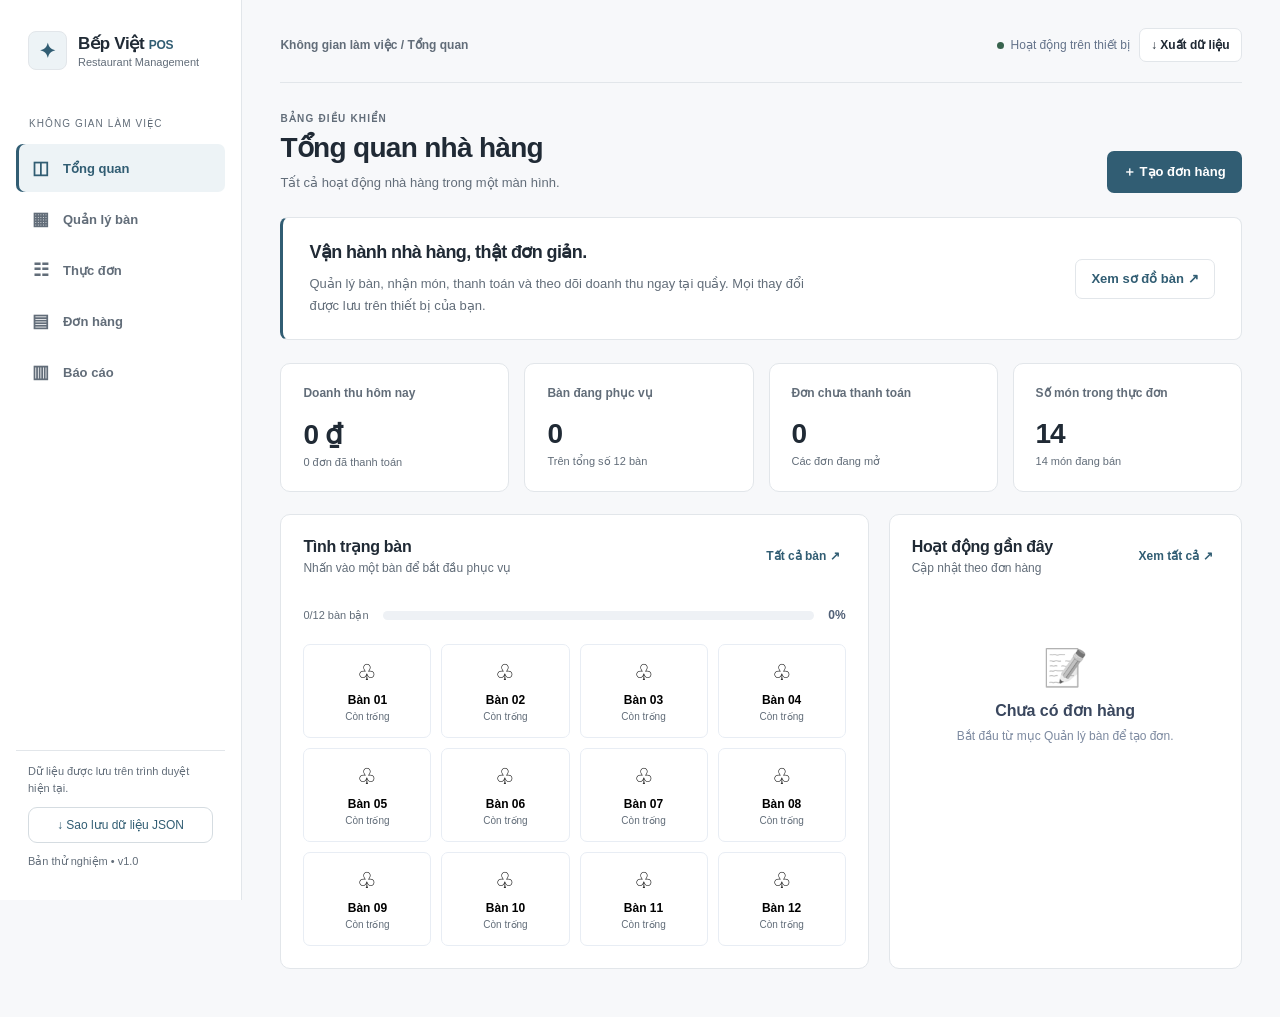
<file: Restaurant-Management-System/web/index.html>
<!DOCTYPE html>
<html lang="vi">
<head>
  <meta charset="UTF-8">
  <meta name="viewport" content="width=device-width, initial-scale=1.0">
  <meta name="theme-color" content="#f7f8fa">
  <title>Bếp Việt • Quản lý nhà hàng</title>
  <link rel="stylesheet" href="styles.css">
</head>
<body>
<div class="app">
  <aside class="sidebar">
    <div class="brand"><div class="brand-logo">✦</div><div><strong>Bếp Việt <span class="brand-tag">POS</span></strong><span>Restaurant Management</span></div></div>
    <div class="nav-group">KHÔNG GIAN LÀM VIỆC</div>
    <nav class="nav" id="nav">
      <button type="button" class="nav-link active" data-route="overview"><span class="glyph">◫</span> Tổng quan</button>
      <button type="button" class="nav-link" data-route="tables"><span class="glyph">▦</span> Quản lý bàn</button>
      <button type="button" class="nav-link" data-route="menu"><span class="glyph">☷</span> Thực đơn</button>
      <button type="button" class="nav-link" data-route="orders"><span class="glyph">▤</span> Đơn hàng</button>
      <button type="button" class="nav-link" data-route="reports"><span class="glyph">▥</span> Báo cáo</button>
    </nav>
    <div class="sidebar-bottom"><div class="hint">Dữ liệu được lưu trên trình duyệt hiện tại.</div><button type="button" id="exportBtn">↓ Sao lưu dữ liệu JSON</button><div class="version" style="margin-top:12px">Bản thử nghiệm • v1.0</div></div>
  </aside>
  <main class="main"><div class="topbar"><div class="breadcrumb" id="breadcrumb">Không gian làm việc / Tổng quan</div><div class="top-actions"><div class="live">Hoạt động trên thiết bị</div><button type="button" class="btn btn-white btn-xs" id="exportTop">↓ Xuất dữ liệu</button></div></div><div id="view"></div></main>
</div>
<div class="overlay" id="modalOverlay"><div class="modal" id="modalContent" role="dialog" aria-modal="true" aria-label="Biểu mẫu"></div></div>
<div class="drawer-backdrop" id="drawerBackdrop"></div>
<section class="drawer" id="drawer" role="dialog" aria-modal="true" aria-label="Chi tiết đơn hàng"><div id="drawerBody" style="display:contents"></div></section>
<div id="toast" class="toast" role="status"></div>
<div id="receiptPrintable" style="display:none"></div>
<input id="importInput" type="file" accept="application/json,.json" hidden>
<script>
'use strict';
const KEY='bepviet_pos_mvp_2026_v1';
const dateFmt = new Intl.DateTimeFormat('vi-VN',{day:'2-digit',month:'2-digit',year:'numeric'});
const timeFmt = new Intl.DateTimeFormat('vi-VN',{hour:'2-digit',minute:'2-digit'});
const money = v => new Intl.NumberFormat('vi-VN',{style:'currency',currency:'VND',maximumFractionDigits:0}).format(Number(v)||0);
const shortMoney = v => (v>=1000000?(v/1000000).toLocaleString('vi-VN',{maximumFractionDigits:1})+'tr':v>=1000?(v/1000).toLocaleString('vi-VN',{maximumFractionDigits:0})+'k':String(v));
const id = prefix => prefix+'_'+Date.now().toString(36)+'_'+Math.random().toString(36).slice(2,8);
const esc = v => String(v??'').replace(/[&<>"']/g,c=>({'&':'&amp;','<':'&lt;','>':'&gt;','"':'&quot;',"'":'&#39;'}[c]));
const seed = () => ({tables:Array.from({length:12},(_,i)=>({id:'table_'+(i+1),name:'Bàn '+String(i+1).padStart(2,'0'),capacity:i%3===0?6:i%3===1?4:2})),menu:[
  ['Phở bò tái','Món chính',65000,'🍜'],['Bún chả Hà Nội','Món chính',65000,'🥢'],['Cơm rang hải sản','Món chính',79000,'🍚'],['Bò lúc lắc','Món chính',119000,'🥩'],['Gà nướng mật ong','Món chính',99000,'🍗'],['Lẩu Thái','Món chính',259000,'🍲'],
  ['Nem rán','Khai vị',49000,'🥟'],['Salad rau củ','Khai vị',45000,'🥗'],['Khoai tây chiên','Khai vị',39000,'🍟'],['Trà đào cam sả','Đồ uống',35000,'🍹'],['Nước chanh','Đồ uống',25000,'🍋'],['Cà phê sữa','Đồ uống',30000,'☕'],['Sữa chua nếp cẩm','Tráng miệng',35000,'🍨'],['Bánh flan','Tráng miệng',29000,'🍮']
].map((m,i)=>({id:'dish_'+(i+1),name:m[0],category:m[1],price:m[2],emoji:m[3],available:true})),orders:[]});
function load(){try{const raw=localStorage.getItem(KEY);if(!raw)return seed();const data=JSON.parse(raw);if(!validData(data))throw Error('Không đúng định dạng');return data}catch(e){console.warn('Không thể tải dữ liệu',e);return seed()}}
const validData = d => d&&Array.isArray(d.tables)&&Array.isArray(d.menu)&&Array.isArray(d.orders)&&d.tables.every(t=>typeof t.id==='string'&&typeof t.name==='string'&&Number.isFinite(t.capacity))&&d.menu.every(m=>typeof m.id==='string'&&typeof m.name==='string'&&Number.isFinite(m.price))&&d.orders.every(o=>typeof o.id==='string'&&typeof o.tableId==='string'&&Array.isArray(o.items)&&['open','paid'].includes(o.status));
let state=load(),route='overview',tableFilter='all',menuFilter='Tất cả',menuQuery='',orderFilter='open',tableQuery='',orderQuery='',drawerTable=null,drawerSearch='',drawerCategory='Tất cả',returnRoute=null,editingOrderId=null;
let toastTimeout;
function persist(){localStorage.setItem(KEY,JSON.stringify(state))}
function notify(message){const el=document.getElementById('toast');el.textContent=message;el.classList.add('show');clearTimeout(toastTimeout);toastTimeout=setTimeout(()=>el.classList.remove('show'),2900)}
function orderAmount(o){return (o?.items||[]).reduce((sum,it)=>sum+it.qty*it.price,0)}
function openOrder(tableId){return state.orders.find(o=>o.tableId===tableId&&o.status==='open')}
function tableById(tableId){return state.tables.find(t=>t.id===tableId)}
function todayKey(date){const d=new Date(date);return `${d.getFullYear()}-${String(d.getMonth()+1).padStart(2,'0')}-${String(d.getDate()).padStart(2,'0')}`}
function dateTime(date){return date?`${dateFmt.format(new Date(date))} · ${timeFmt.format(new Date(date))}`:'—'}
function paidToday(){return state.orders.filter(o=>o.status==='paid'&&todayKey(o.paidAt)===todayKey(new Date()))}
function allPaid(){return state.orders.filter(o=>o.status==='paid')}
function recentOrders(){return [...state.orders].sort((a,b)=>new Date(b.paidAt||b.createdAt)-new Date(a.paidAt||a.createdAt))}
function pageHeader(kicker,title,sub,action=''){return `<div class="page-header"><div><div class="eyebrow">${kicker}</div><h1 class="page-title">${title}</h1><p class="page-sub">${sub}</p></div>${action}</div>`}
function stat(label,value,note,icon){return `<div class="stat"><div class="stat-top"><span>${label}</span><div class="stat-icon">${icon}</div></div><div class="stat-value">${value}</div><div class="stat-note">${note}</div></div>`}
function blank(emoji,title,desc,action=''){return `<div class="empty"><div class="empty-emoji">${emoji}</div><h3>${title}</h3><p>${desc}</p>${action}</div>`}
function statusBadge(busy){return busy?'<span class="badge-status badge-busy">Đang phục vụ</span>':'<span class="badge-status badge-free">Bàn trống</span>'}
function render(){document.querySelectorAll('[data-route]').forEach(el=>el.classList.toggle('active',el.dataset.route===route));const titles={overview:'Tổng quan',tables:'Quản lý bàn',menu:'Thực đơn',orders:'Đơn hàng',reports:'Báo cáo'};document.getElementById('breadcrumb').textContent='Không gian làm việc / '+titles[route];document.getElementById('view').innerHTML=({overview:renderOverview,tables:renderTables,menu:renderMenu,orders:renderOrders,reports:renderReports}[route])();}
function renderOverview(){const paid=paidToday();const revenue=paid.reduce((s,o)=>s+orderAmount(o),0);const occupied=state.tables.filter(t=>openOrder(t.id)).length;const open=state.orders.filter(o=>o.status==='open');const recent=recentOrders().slice(0,5);
return pageHeader('BẢNG ĐIỀU KHIỂN','Tổng quan nhà hàng','Tất cả hoạt động nhà hàng trong một màn hình.',`<button class="btn btn-primary" data-action="quick-order">＋ Tạo đơn hàng</button>`)+
`<section class="hero"><div><h2>Vận hành nhà hàng, thật đơn giản.</h2><p>Quản lý bàn, nhận món, thanh toán và theo dõi doanh thu ngay tại quầy. Mọi thay đổi được lưu trên thiết bị của bạn.</p></div><button class="btn" data-route="tables">Xem sơ đồ bàn ↗</button></section>`+
`<section class="stats">${stat('Doanh thu hôm nay',money(revenue),`${paid.length} đơn đã thanh toán`,'💰')}${stat('Bàn đang phục vụ',occupied,`Trên tổng số ${state.tables.length} bàn`,'🍽️')}${stat('Đơn chưa thanh toán',open.length,'Các đơn đang mở','🧾')}${stat('Số món trong thực đơn',state.menu.length,`${state.menu.filter(m=>m.available).length} món đang bán`,'📖')}</section>`+
`<div class="columns"><section class="panel"><div class="panel-header"><div><h3 class="panel-title">Tình trạng bàn</h3><p class="panel-sub">Nhấn vào một bàn để bắt đầu phục vụ</p></div><button class="link-btn" data-route="tables">Tất cả bàn ↗</button></div><div class="panel-body"><div class="occupancy"><span class="tiny">${occupied}/${state.tables.length} bàn bận</span><div class="progress"><div class="progress-fill" style="width:${state.tables.length?100*occupied/state.tables.length:0}%"></div></div><strong>${state.tables.length?Math.round(100*occupied/state.tables.length):0}%</strong></div><div class="table-mini-grid">${state.tables.slice(0,12).map(t=>{const busy=!!openOrder(t.id);return `<button class="mini-table ${busy?'busy':''}" data-open-table="${esc(t.id)}"><span class="table-symbol">${busy?'🍲':'♧'}</span><strong>${esc(t.name)}</strong><small>${busy?'Đang sử dụng':'Còn trống'}</small></button>`}).join('')}</div>${state.tables.length===0?blank('🪑','Chưa có bàn','Hãy thêm bàn để quản lý phục vụ.') :''}</div></section><section class="panel"><div class="panel-header"><div><h3 class="panel-title">Hoạt động gần đây</h3><p class="panel-sub">Cập nhật theo đơn hàng</p></div><button class="link-btn" data-route="orders">Xem tất cả ↗</button></div><div class="panel-body">${recent.length?`<div class="activity">${recent.map(o=>`<div class="activity-item"><div class="activity-icon">${o.status==='paid'?'✅':'🧾'}</div><div class="activity-info"><strong>${esc(tableById(o.tableId)?.name||o.tableName||'Bàn đã xóa')} · ${o.status==='paid'?'Đã thanh toán':'Đang phục vụ'}</strong><span>${dateTime(o.paidAt||o.createdAt)}</span></div><span class="activity-amount">${money(orderAmount(o))}</span></div>`).join('')}</div>`:blank('📝','Chưa có đơn hàng','Bắt đầu từ mục Quản lý bàn để tạo đơn.')}</div></section></div>`}
function renderTables(){let arr=state.tables.filter(t=>(tableFilter==='all'||(tableFilter==='busy'?!!openOrder(t.id):!openOrder(t.id)))&&t.name.toLowerCase().includes(tableQuery.toLowerCase()));const occupied=state.tables.filter(t=>openOrder(t.id)).length;
return pageHeader('QUẢN LÝ PHỤC VỤ','Sơ đồ bàn ăn',`${state.tables.length} bàn · ${occupied} đang phục vụ · ${state.tables.length-occupied} còn trống`,`<button class="btn btn-primary" data-action="add-table">＋ Thêm bàn</button>`)+
`<div class="toolbar"><div class="filters"><button class="filter ${tableFilter==='all'?'active':''}" data-table-filter="all">Tất cả (${state.tables.length})</button><button class="filter ${tableFilter==='free'?'active':''}" data-table-filter="free">Còn trống (${state.tables.length-occupied})</button><button class="filter ${tableFilter==='busy'?'active':''}" data-table-filter="busy">Đang phục vụ (${occupied})</button></div><label class="search"><span>⌕</span><input id="tableSearch" aria-label="Tìm bàn" placeholder="Tìm theo tên bàn..." value="${esc(tableQuery)}"></label></div>`+
(arr.length?`<div class="table-grid">${arr.map(t=>{const o=openOrder(t.id);return `<article class="table-card ${o?'busy':''}"><div class="table-card-head"><div><div class="table-number">${esc(t.name)}</div><div class="table-cap">👤 Sức chứa: ${t.capacity} người</div></div><div class="table-avatar">${o?'🍲':'🪑'}</div></div>${statusBadge(!!o)}<div class="table-card-foot"><small>${o?money(orderAmount(o)):'Sẵn sàng nhận khách'}</small><button data-open-table="${esc(t.id)}">${o?'Chi tiết đơn ↗':'Gọi món ＋'}</button></div>${!o?`<button class="btn-plain tiny" style="padding:7px 0 0" data-edit-table="${esc(t.id)}">Sửa bàn</button>`:''}</article>`}).join('')}</div>`:blank('🍽️','Không có bàn phù hợp','Thử thay đổi bộ lọc hoặc thêm một bàn mới.',`<button class="btn btn-primary" data-action="add-table">Thêm bàn</button>`))}
function renderMenu(){let cats=['Tất cả','Khai vị','Món chính','Đồ uống','Tráng miệng'];const filtered=state.menu.filter(m=>(menuFilter==='Tất cả'||m.category===menuFilter)&&m.name.toLowerCase().includes(menuQuery.toLowerCase()));return pageHeader('THỰC ĐƠN','Danh sách món ăn',`Quản lý ${state.menu.length} món ăn và đồ uống, cập nhật giá bán nhanh chóng.`,`<button class="btn btn-primary" data-action="add-dish">＋ Thêm món mới</button>`)+
`<div class="toolbar"><div class="filters">${cats.map(c=>`<button class="filter ${menuFilter===c?'active':''}" data-menu-filter="${esc(c)}">${c}</button>`).join('')}</div><label class="search"><span>⌕</span><input id="menuSearch" aria-label="Tìm món" placeholder="Tìm tên món ăn..." value="${esc(menuQuery)}"></label></div>`+
(filtered.length?`<div class="menu-grid">${filtered.map(m=>`<article class="menu-card"><div class="dish-avatar">${esc(m.emoji||'🍴')}</div><div><h3 class="dish-title">${esc(m.name)}</h3><div class="dish-cat">${esc(m.category)}</div></div><div class="dish-bottom"><div><div class="dish-price">${money(m.price)}</div><div class="dish-status ${m.available?'':'off'}">${m.available?'● Đang bán':'● Tạm hết'}</div></div><div class="dish-buttons"><button class="btn btn-white btn-xs" title="Sửa món" data-edit-dish="${esc(m.id)}">Sửa</button><button class="btn btn-xs ${m.available?'btn-danger':'btn-soft'}" title="Đổi tình trạng" data-toggle-dish="${esc(m.id)}">${m.available?'Ẩn':'Bán'}</button></div></div></article>`).join('')}</div>`:blank('🥗','Không tìm thấy món','Hãy thử từ khóa hoặc danh mục khác.',`<button class="btn btn-primary" data-action="add-dish">Thêm món</button>`))}
function renderOrders(){let orders=recentOrders().filter(o=>(orderFilter==='all'||o.status===orderFilter)&&((tableById(o.tableId)?.name||o.tableName||'').toLowerCase().includes(orderQuery.toLowerCase())||o.id.toLowerCase().includes(orderQuery.toLowerCase())));const opens=state.orders.filter(o=>o.status==='open').length,paids=state.orders.filter(o=>o.status==='paid').length;
return pageHeader('GIAO DỊCH','Quản lý đơn hàng',`Theo dõi ${state.orders.length} đơn hàng từ khi gọi món đến lúc thanh toán.`,`<button class="btn btn-primary" data-action="quick-order">＋ Tạo đơn hàng</button>`)+
`<div class="toolbar"><div class="filters"><button class="filter ${orderFilter==='open'?'active':''}" data-order-filter="open">Đang mở (${opens})</button><button class="filter ${orderFilter==='paid'?'active':''}" data-order-filter="paid">Đã thanh toán (${paids})</button><button class="filter ${orderFilter==='all'?'active':''}" data-order-filter="all">Tất cả</button></div><label class="search"><span>⌕</span><input id="orderSearch" aria-label="Tìm đơn" placeholder="Tìm mã đơn hoặc bàn..." value="${esc(orderQuery)}"></label></div>`+
`<section class="panel"><div class="table-wrap">${orders.length?`<table class="data-table"><thead><tr><th>Mã đơn</th><th>Bàn</th><th>Thời gian</th><th>Trạng thái</th><th>Tổng tiền</th><th>Thao tác</th></tr></thead><tbody>${orders.map(o=>`<tr><td><strong>#${esc(o.id.split('_').pop().toUpperCase())}</strong><span class="minor">${o.items.reduce((s,it)=>s+it.qty,0)} món</span></td><td><strong>${esc(tableById(o.tableId)?.name||o.tableName||'Bàn đã xóa')}</strong></td><td>${dateTime(o.paidAt||o.createdAt)}</td><td><span class="badge-status ${o.status==='paid'?'badge-paid':'badge-busy'}">${o.status==='paid'?'Đã thanh toán':'Đang mở'}</span></td><td><strong>${money(orderAmount(o))}</strong></td><td><button class="btn btn-soft btn-xs" data-view-order="${esc(o.id)}">${o.status==='paid'?'Xem hóa đơn':'Xem đơn'}</button></td></tr>`).join('')}</tbody></table>`:blank('🧾','Chưa có đơn hàng phù hợp','Thử bộ lọc khác hoặc bắt đầu nhận đơn từ sơ đồ bàn.',`<button class="btn btn-primary" data-action="quick-order">Tạo đơn mới</button>`)}</div></section>`}
function getWeekDays(){const dates=[];const now=new Date();for(let i=6;i>=0;i--){let d=new Date(now.getFullYear(),now.getMonth(),now.getDate()-i);dates.push({key:todayKey(d),label:`${String(d.getDate()).padStart(2,'0')}/${String(d.getMonth()+1).padStart(2,'0')}`})}return dates}
function renderReports(){const paid=allPaid(),today=paidToday(),revenue=paid.reduce((s,o)=>s+orderAmount(o),0),todayRev=today.reduce((s,o)=>s+orderAmount(o),0),days=getWeekDays();const graph=days.map(d=>({...d,value:paid.filter(o=>todayKey(o.paidAt)===d.key).reduce((s,o)=>s+orderAmount(o),0)}));const max=Math.max(...graph.map(d=>d.value),1);const sold={};paid.forEach(o=>o.items.forEach(it=>{const k=it.name;sold[k]=(sold[k]||0)+it.qty}));const top=Object.entries(sold).sort((a,b)=>b[1]-a[1]).slice(0,5);
return pageHeader('PHÂN TÍCH KINH DOANH','Báo cáo doanh thu','Doanh thu được tính từ những đơn đã thanh toán.',`<button class="btn btn-white" data-action="export-data">↓ Xuất dữ liệu</button>`)+
`<div class="stats">${stat('Doanh thu hôm nay',money(todayRev),`${today.length} hóa đơn`,'💵')}${stat('Tổng doanh thu',money(revenue),'Từ khi sử dụng ứng dụng','📊')}${stat('Đơn đã hoàn thành',paid.length,'Tất cả thời gian','✅')}${stat('Giá trị đơn trung bình',money(paid.length?revenue/paid.length:0),'Tính trên hóa đơn đã thanh toán','🧮')}</div>`+
`<div class="report-grid"><section class="panel"><div class="panel-header"><div><h3 class="panel-title">Doanh thu 7 ngày gần nhất</h3><p class="panel-sub">Biểu đồ cập nhật từ dữ liệu thanh toán</p></div></div><div class="panel-body"><div class="chart">${graph.map(d=>`<div class="bar-col"><div class="bar" style="height:${Math.max(d.value/max*100,1)}%" title="${esc(d.label)}: ${money(d.value)}">${d.value?`<div class="bar-value">${shortMoney(d.value)}</div>`:''}</div><small>${d.label}</small></div>`).join('')}</div><p class="report-notice">Giá trị không bao gồm đơn chưa thanh toán. Dữ liệu chỉ được lưu trong trình duyệt này.</p></div></section><section class="panel"><div class="panel-header"><div><h3 class="panel-title">Món bán chạy</h3><p class="panel-sub">Xếp hạng theo số lượng đã bán</p></div></div><div class="panel-body">${top.length?top.map(([name,qty],i)=>`<div class="best-seller"><span class="rank">${String(i+1).padStart(2,'0')}</span><div class="grow"><strong>${esc(name)}</strong><small>Đã bán</small></div><b>${qty} phần</b></div>`).join(''):blank('🍜','Chưa có dữ liệu','Thanh toán đơn hàng đầu tiên để bắt đầu thống kê.')}</div></section></div><div class="footer-tools"><button class="btn btn-white" data-action="import-data">↑ Khôi phục JSON</button><button class="btn btn-danger" data-action="reset-data">↺ Đặt lại dữ liệu mẫu</button></div><p class="report-notice">Lưu ý: đặt lại dữ liệu sẽ xóa toàn bộ đơn hàng và các thay đổi trong trình duyệt hiện tại. Hãy xuất JSON trước khi đặt lại.</p>`}
function setRoute(next){route=next;render();window.scrollTo({top:0,behavior:'instant'})}
function showModal(html){document.getElementById('modalContent').innerHTML=html;document.getElementById('modalOverlay').classList.add('open');const input=document.querySelector('#modalContent input:not([type=hidden])');if(input)setTimeout(()=>input.focus(),30)}
function closeModal(){document.getElementById('modalOverlay').classList.remove('open')}
function modalHead(title,desc){return `<div class="modal-head"><div><h2>${title}</h2><p>${desc}</p></div><button class="close" data-action="close-modal" aria-label="Đóng">×</button></div>`}
function tableModal(t){showModal(modalHead(t?'Chỉnh sửa bàn':'Thêm bàn mới',t?'Cập nhật thông tin bàn ăn.':'Đặt tên và số khách tối đa cho bàn.')+`<form id="tableForm" data-id="${esc(t?.id||'')}"><div class="form-field"><label for="tableName">Tên bàn</label><input id="tableName" name="name" maxlength="40" required placeholder="Ví dụ: Bàn 13" value="${esc(t?.name||'')}"></div><div class="form-field"><label for="tableCapacity">Sức chứa (người)</label><input id="tableCapacity" name="capacity" type="number" min="1" max="100" step="1" required value="${t?.capacity||4}"></div><div class="modal-actions">${t?'<button type="button" class="btn btn-danger" data-delete-table="'+esc(t.id)+'">Xóa bàn</button>':''}<button type="button" class="btn btn-white" data-action="close-modal">Hủy</button><button class="btn btn-primary" type="submit">Lưu bàn</button></div></form>`)}
const CATEGORIES=['Khai vị','Món chính','Đồ uống','Tráng miệng'];
function dishModal(m){showModal(modalHead(m?'Sửa món ăn':'Thêm món ăn',m?'Điều chỉnh tên, danh mục, giá hoặc biểu tượng.':'Thông tin này sẽ xuất hiện trong thực đơn gọi món.')+`<form id="dishForm" data-id="${esc(m?.id||'')}"><div class="form-field"><label for="dishName">Tên món ăn</label><input id="dishName" name="name" maxlength="80" required placeholder="Ví dụ: Phở bò" value="${esc(m?.name||'')}"></div><div class="form-row"><div class="form-field"><label for="dishCategory">Danh mục</label><select id="dishCategory" name="category">${CATEGORIES.map(c=>`<option value="${c}" ${m?.category===c?'selected':''}>${c}</option>`).join('')}</select></div><div class="form-field"><label for="dishEmoji">Biểu tượng</label><input id="dishEmoji" name="emoji" maxlength="5" placeholder="🍜" value="${esc(m?.emoji||'🍴')}"></div></div><div class="form-field"><label for="dishPrice">Đơn giá (VND)</label><input id="dishPrice" name="price" type="number" min="1000" max="100000000" step="1000" required value="${m?.price||35000}"></div><div class="modal-actions">${m?`<button type="button" class="btn btn-danger" data-delete-dish="${esc(m.id)}">Xóa món</button>`:''}<button type="button" class="btn btn-white" data-action="close-modal">Hủy</button><button class="btn btn-primary" type="submit">Lưu món</button></div></form>`)}
function showPickTable(){const available=state.tables.filter(t=>!openOrder(t.id));showModal(modalHead('Chọn bàn để gọi món','Mỗi bàn chỉ có một đơn đang mở tại một thời điểm.')+`<div style="display:grid;grid-template-columns:repeat(2,1fr);gap:10px">${available.map(t=>`<button class="btn btn-white" style="justify-content:space-between" data-choose-table="${esc(t.id)}"><span>🪑 ${esc(t.name)}</span><span class="tiny">${t.capacity} người</span></button>`).join('')}</div>${available.length?'':blank('🍽️','Không có bàn trống','Thêm bàn mới hoặc thanh toán một đơn đang mở.')}<div class="modal-actions"><button class="btn btn-white" data-action="close-modal">Đóng</button></div>`)}
function showDrawer(tableId){const t=tableById(tableId);if(!t)return notify('Không tìm thấy bàn');drawerTable=tableId;drawerSearch='';drawerCategory='Tất cả';editingOrderId=openOrder(tableId)?.id||null;closeModal();drawDrawer();document.getElementById('drawerBackdrop').classList.add('open');document.getElementById('drawer').classList.add('open');}
function closeDrawer(){drawerTable=null;editingOrderId=null;document.getElementById('drawerBackdrop').classList.remove('open');document.getElementById('drawer').classList.remove('open')}
function drawDrawer(preserveSearchFocus=false){if(!drawerTable)return;const t=tableById(drawerTable),o=openOrder(drawerTable),categories=['Tất cả',...CATEGORIES];const dishList=state.menu.filter(m=>m.available&&(drawerCategory==='Tất cả'||m.category===drawerCategory)&&m.name.toLowerCase().includes(drawerSearch.toLowerCase()));const items=o?.items||[];const total=orderAmount(o);
const content=`<div class="drawer-head"><div><h2>${esc(t?.name||'Chi tiết bàn')} <span class="badge-status ${o?'badge-busy':'badge-free'}" style="vertical-align:middle;margin-left:6px">${o?'Đang phục vụ':'Bàn trống'}</span></h2><p>${o?`Đơn được tạo lúc ${dateTime(o.createdAt)}`:'Chọn món ở bên trái để tạo đơn hàng mới'}</p></div><button class="close" data-action="close-drawer" aria-label="Đóng">×</button></div><div class="drawer-content"><div class="drawer-menu"><h3 class="drawer-section-title">🍽️ Chọn món ăn</h3><label class="search" style="width:100%"><span>⌕</span><input id="drawerSearch" placeholder="Tìm món trong thực đơn..." value="${esc(drawerSearch)}"></label><div class="filters" style="margin-top:13px">${categories.map(c=>`<button class="filter ${drawerCategory===c?'active':''}" data-drawer-category="${esc(c)}">${c}</button>`).join('')}</div><div class="drawer-menu-list">${dishList.length?dishList.map(m=>`<div class="order-food"><span class="food-emoji">${esc(m.emoji||'🍴')}</span><div class="grow"><strong>${esc(m.name)}</strong><small>${money(m.price)} · ${esc(m.category)}</small></div><button title="Thêm 1 phần" data-add-to-order="${esc(m.id)}">＋</button></div>`).join(''):blank('🥣','Không có món phù hợp','Thử bộ lọc hoặc tìm kiếm khác.')}</div></div><div class="drawer-cart"><h3 class="drawer-section-title">🧾 Chi tiết đơn hàng</h3><div class="cart-list">${items.length?items.map(it=>`<div class="cart-item"><div class="grow"><strong>${esc(it.name)}</strong><small>${money(it.price)} / phần</small><div class="qty"><button aria-label="Giảm số lượng" data-qty="${esc(it.menuId)}" data-delta="-1">−</button><span>${it.qty}</span><button aria-label="Tăng số lượng" data-qty="${esc(it.menuId)}" data-delta="1">＋</button></div></div><strong>${money(it.qty*it.price)}</strong></div>`).join(''):blank('🛒','Đơn hàng đang trống','Hãy chọn món bên trái để bắt đầu thêm vào đơn.')}</div><div class="cart-footer"><div class="summary-line"><span>Số lượng món</span><strong>${items.reduce((s,it)=>s+it.qty,0)} phần</strong></div><div class="summary-line"><span>Giảm giá / VAT</span><strong>Chưa áp dụng</strong></div><div class="grand-total"><span>Tổng thanh toán</span><strong>${money(total)}</strong></div><div class="stack">${items.length?`<button class="btn btn-primary btn-full" data-action="pay-order">✓ Thanh toán đơn hàng</button><button class="btn btn-white btn-full" data-action="close-drawer">Lưu & đóng</button><button class="btn btn-danger btn-full" data-action="cancel-order">Hủy đơn hàng</button>`:`<button class="btn btn-white btn-full" data-action="close-drawer">Đóng</button>`}</div><p class="report-notice">Mọi thay đổi được tự động lưu, không cần nhấn nút lưu.</p></div></div></div>`;
document.getElementById('drawerBody').innerHTML=content;if(preserveSearchFocus){const e=document.getElementById('drawerSearch');e.focus();e.setSelectionRange(e.value.length,e.value.length)}}
function addDishToOrder(menuId){const m=state.menu.find(x=>x.id===menuId&&x.available);if(!m||!drawerTable)return;let o=openOrder(drawerTable);if(!o){o={id:id('order'),tableId:drawerTable,tableName:tableById(drawerTable)?.name||'',items:[],status:'open',createdAt:new Date().toISOString(),paidAt:null,paymentMethod:null};state.orders.push(o)}const item=o.items.find(i=>i.menuId===m.id);if(item){if(item.qty>=99)return notify('Tối đa 99 phần cho mỗi món');item.qty++}else o.items.push({menuId:m.id,name:m.name,price:m.price,qty:1});persist();drawDrawer();render()}
function changeQty(menuId,delta){const o=openOrder(drawerTable);if(!o)return;const it=o.items.find(i=>i.menuId===menuId);if(!it)return;it.qty=Math.min(99,it.qty+delta);if(it.qty<=0)o.items=o.items.filter(i=>i!==it);if(!o.items.length)state.orders=state.orders.filter(x=>x.id!==o.id);persist();drawDrawer();render()}
function askPayment(){if(!drawerTable||!openOrder(drawerTable)?.items.length)return;const o=openOrder(drawerTable);showModal(modalHead('Xác nhận thanh toán',`Thanh toán ${money(orderAmount(o))} cho ${tableById(drawerTable)?.name||'bàn'}.`)+`<form id="paymentForm"><div class="form-field"><label for="paymentMethod">Phương thức thanh toán</label><select id="paymentMethod" name="method"><option value="cash">Tiền mặt</option><option value="bank">Chuyển khoản</option></select></div><div class="banner">Khi xác nhận, đơn được chuyển sang trạng thái đã thanh toán và bàn sẽ trở về trạng thái trống.</div><div class="modal-actions"><button class="btn btn-white" type="button" data-action="close-modal">Quay lại</button><button class="btn btn-primary" type="submit">Xác nhận ${money(orderAmount(o))}</button></div></form>`)}
function paymentName(method){return method==='bank'?'Chuyển khoản':'Tiền mặt'}
function showReceipt(o){const tableName=tableById(o.tableId)?.name||o.tableName||'Bàn';let content=modalHead('Hóa đơn thanh toán',`Đơn #${o.id.split('_').pop().toUpperCase()} · ${esc(tableName)}`)+`<div id="receiptView"><div style="text-align:center;padding:12px 0 17px"><div style="font-size:23px;font-weight:900">✦ BẾP VIỆT</div><p style="margin-top:6px">PHIẾU THANH TOÁN · ${o.status==='paid'?'ĐÃ THANH TOÁN':'CHƯA THANH TOÁN'}</p></div><div class="summary-line"><span>Bàn</span><strong>${esc(tableName)}</strong></div><div class="summary-line"><span>Thời gian</span><strong>${dateTime(o.paidAt||o.createdAt)}</strong></div><div class="divider-line"></div>${o.items.map(it=>`<div class="summary-line" style="align-items:flex-start;gap:8px"><span style="max-width:72%">${esc(it.name)} × ${it.qty}</span><strong>${money(it.qty*it.price)}</strong></div>`).join('')}<div class="divider-line"></div><div class="grand-total"><span>Tổng tiền</span><strong>${money(orderAmount(o))}</strong></div>${o.status==='paid'?`<div class="summary-line"><span>Thanh toán</span><strong>${paymentName(o.paymentMethod)}</strong></div>`:''}<p style="text-align:center;margin-top:22px;color:#7e889a">Cảm ơn quý khách và hẹn gặp lại!</p></div><div class="modal-actions"><button class="btn btn-white" data-action="close-modal">Đóng</button><button class="btn btn-primary" data-print-order="${esc(o.id)}">🖨 In hóa đơn</button></div>`;showModal(content)}
function printReceipt(orderId){const o=state.orders.find(x=>x.id===orderId);if(!o)return;const t=tableById(o.tableId)?.name||o.tableName||'Bàn';const el=document.getElementById('receiptPrintable');el.style.display='block';el.style.background='#fff';el.style.fontFamily='Arial,sans-serif';el.innerHTML=`<div style="max-width:440px;margin:auto;color:#000"><h1 style="text-align:center">✦ BẾP VIỆT</h1><p style="text-align:center">HÓA ĐƠN ${o.status==='paid'?'ĐÃ THANH TOÁN':'TẠM TÍNH'}</p><hr><p>Bàn: ${esc(t)}</p><p>Ngày: ${dateTime(o.paidAt||o.createdAt)}</p><p>Mã đơn: ${esc(o.id)}</p><hr>${o.items.map(it=>`<p style="display:flex;justify-content:space-between"><span>${esc(it.name)} × ${it.qty}</span><b>${money(it.qty*it.price)}</b></p>`).join('')}<hr><h2 style="display:flex;justify-content:space-between"><span>Tổng tiền</span><span>${money(orderAmount(o))}</span></h2><p>Thanh toán: ${paymentName(o.paymentMethod)}</p><p style="text-align:center;margin-top:40px">Cảm ơn quý khách!</p></div>`;window.print();setTimeout(()=>{el.style.display='none';el.innerHTML=''},500)}
function exportData(){const blob=new Blob([JSON.stringify({app:'BepViet POS',version:1,exportedAt:new Date().toISOString(),data:state},null,2)],{type:'application/json'});const url=URL.createObjectURL(blob);const a=document.createElement('a');a.href=url;a.download='bepviet-sao-luu-'+todayKey(new Date())+'.json';document.body.appendChild(a);a.click();a.remove();setTimeout(()=>URL.revokeObjectURL(url),1000);notify('Đã tạo file sao lưu JSON')}
function resetData(){if(confirm('Xóa toàn bộ dữ liệu hiện tại và khôi phục bàn, thực đơn mẫu? Hành động này không thể hoàn tác.')){state=seed();persist();closeDrawer();closeModal();tableFilter='all';menuFilter='Tất cả';orderFilter='open';render();notify('Đã khôi phục dữ liệu mẫu')}}
function handleAction(action){if(action==='quick-order')showPickTable();else if(action==='add-table')tableModal(null);else if(action==='add-dish')dishModal(null);else if(action==='close-modal')closeModal();else if(action==='close-drawer')closeDrawer();else if(action==='export-data')exportData();else if(action==='import-data')document.getElementById('importInput').click();else if(action==='reset-data')resetData();else if(action==='pay-order')askPayment();else if(action==='cancel-order'){const o=openOrder(drawerTable);if(o&&confirm('Hủy đơn hàng hiện tại? Mọi món trong đơn sẽ bị xóa.')){state.orders=state.orders.filter(x=>x.id!==o.id);persist();drawDrawer();render();notify('Đã hủy đơn hàng')}}}
document.addEventListener('click',e=>{const target=e.target.closest('button');if(!target)return;if(target.dataset.route){setRoute(target.dataset.route);return}if(target.dataset.action){handleAction(target.dataset.action);return}if(target.dataset.tableFilter){tableFilter=target.dataset.tableFilter;render();return}if(target.dataset.menuFilter){menuFilter=target.dataset.menuFilter;render();return}if(target.dataset.orderFilter){orderFilter=target.dataset.orderFilter;render();return}if(target.dataset.openTable){showDrawer(target.dataset.openTable);return}if(target.dataset.editTable){tableModal(tableById(target.dataset.editTable));return}if(target.dataset.editDish){dishModal(state.menu.find(m=>m.id===target.dataset.editDish));return}if(target.dataset.toggleDish){const m=state.menu.find(m=>m.id===target.dataset.toggleDish);if(m){m.available=!m.available;persist();render();notify(m.available?'Đã mở bán món':'Đã tạm ngưng bán món')}return}if(target.dataset.chooseTable){showDrawer(target.dataset.chooseTable);return}if(target.dataset.drawerCategory){drawerCategory=target.dataset.drawerCategory;drawDrawer();return}if(target.dataset.addToOrder){addDishToOrder(target.dataset.addToOrder);return}if(target.dataset.qty){changeQty(target.dataset.qty,Number(target.dataset.delta));return}if(target.dataset.viewOrder){const o=state.orders.find(x=>x.id===target.dataset.viewOrder);if(o){if(o.status==='paid')showReceipt(o);else showDrawer(o.tableId)}return}if(target.dataset.printOrder){printReceipt(target.dataset.printOrder);return}
if(target.dataset.deleteTable){const t=tableById(target.dataset.deleteTable);if(openOrder(t.id))return notify('Không thể xóa bàn đang phục vụ');if(confirm(`Xóa ${t.name}? Các đơn hàng cũ vẫn được lưu.`)){state.tables=state.tables.filter(x=>x.id!==t.id);persist();closeModal();render();notify('Đã xóa bàn')}return}if(target.dataset.deleteDish){const m=state.menu.find(m=>m.id===target.dataset.deleteDish);if(confirm(`Xóa món ${m.name}? Hóa đơn cũ không bị ảnh hưởng.`)){state.menu=state.menu.filter(x=>x.id!==m.id);persist();closeModal();render();notify('Đã xóa món')}return}});
document.addEventListener('submit',e=>{const form=e.target;if(!['tableForm','dishForm','paymentForm'].includes(form.id))return;e.preventDefault();const data=new FormData(form);if(form.id==='tableForm'){const name=String(data.get('name')||'').trim(),capacity=Number(data.get('capacity'));if(!name||!Number.isInteger(capacity)||capacity<1||capacity>100)return notify('Thông tin bàn chưa hợp lệ');const oldId=form.dataset.id;if(state.tables.some(t=>t.name.toLowerCase()===name.toLowerCase()&&t.id!==oldId))return notify('Tên bàn đã tồn tại');if(oldId){const t=tableById(oldId);if(t&&openOrder(t.id))return notify('Không thể sửa bàn đang phục vụ');Object.assign(t,{name,capacity})}else state.tables.push({id:id('table'),name,capacity});persist();closeModal();render();notify('Đã lưu thông tin bàn')}else if(form.id==='dishForm'){const name=String(data.get('name')||'').trim(),category=String(data.get('category')),emoji=String(data.get('emoji')||'🍴').trim(),price=Number(data.get('price'));if(!name||!CATEGORIES.includes(category)||!Number.isFinite(price)||price<1000||price>100000000)return notify('Thông tin món ăn không hợp lệ');const m=state.menu.find(x=>x.id===form.dataset.id);if(m)Object.assign(m,{name,category,emoji,price});else state.menu.push({id:id('dish'),name,category,emoji,price,available:true});persist();closeModal();render();notify('Đã lưu món ăn')}else{const o=openOrder(drawerTable);if(!o||!o.items.length)return;const method=data.get('method');if(!['cash','bank'].includes(method))return;o.status='paid';o.paidAt=new Date().toISOString();o.paymentMethod=method;persist();closeDrawer();closeModal();render();notify('Thanh toán thành công · '+money(orderAmount(o)));showReceipt(o)}});
document.addEventListener('input',e=>{if(e.target.id==='tableSearch'){tableQuery=e.target.value;let pos=e.target.selectionStart;render();let inp=document.getElementById('tableSearch');if(inp){inp.focus();inp.setSelectionRange(pos,pos)}}else if(e.target.id==='menuSearch'){menuQuery=e.target.value;let pos=e.target.selectionStart;render();let inp=document.getElementById('menuSearch');if(inp){inp.focus();inp.setSelectionRange(pos,pos)}}else if(e.target.id==='orderSearch'){orderQuery=e.target.value;let pos=e.target.selectionStart;render();let inp=document.getElementById('orderSearch');if(inp){inp.focus();inp.setSelectionRange(pos,pos)}}else if(e.target.id==='drawerSearch'){drawerSearch=e.target.value;drawDrawer(true)}});
document.getElementById('modalOverlay').addEventListener('click',e=>{if(e.target.id==='modalOverlay')closeModal()});document.getElementById('drawerBackdrop').addEventListener('click',closeDrawer);document.addEventListener('keydown',e=>{if(e.key==='Escape'){if(document.getElementById('modalOverlay').classList.contains('open'))closeModal();else closeDrawer()}});
document.getElementById('exportBtn').addEventListener('click',exportData);document.getElementById('exportTop').addEventListener('click',exportData);
document.getElementById('importInput').addEventListener('change',async e=>{const file=e.target.files[0];e.target.value='';if(!file)return;try{if(file.size>5*1024*1024)throw Error('File quá lớn (tối đa 5 MB)');const parsed=JSON.parse(await file.text());const data=parsed.data||parsed;if(!validData(data))throw Error('Định dạng dữ liệu không hợp lệ');if(!confirm('Khôi phục bản sao lưu sẽ ghi đè toàn bộ dữ liệu hiện tại. Tiếp tục?'))return;state=data;persist();closeDrawer();closeModal();render();notify('Đã khôi phục dữ liệu thành công')}catch(err){alert('Không thể nhập file: '+err.message)}});
render();
</script>
</body>
</html>
</file>
<file: Restaurant-Management-System/web/styles.css>
:root{--bg:#f7f8fa;--surface:#fff;--ink:#202a35;--muted:#626d79;--line:#e2e6ea;--nav:#fff;--blue:#315d73;--blueLight:#edf3f6;--green:#38634d;--greenLight:#eef4ef;--amber:#815f2b;--amberLight:#f8f3e9;--red:#a63f3f;--shadow:none;--radius:10px}

    *{box-sizing:border-box}
html,body{margin:0;min-height:100%;font-family:Inter,-apple-system,BlinkMacSystemFont,"Segoe UI",sans-serif;color:var(--ink);background:var(--bg)}
button,input,select{font:inherit}
button{cursor:pointer}
button:disabled{cursor:not-allowed;opacity:.45}
a{color:inherit;text-decoration:none}
h1,h2,h3,p{margin-top:0}
.app{display:grid;grid-template-columns:242px minmax(0,1fr);min-height:100vh}
.sidebar{background:var(--nav);color:#202a35;display:flex;flex-direction:column;padding:28px 16px 18px;position:sticky;top:0;height:100vh}
.brand{display:flex;align-items:center;gap:11px;padding:3px 12px 30px}
.brand-logo{width:39px;height:39px;border-radius:10px;display:grid;place-items:center;background:#edf3f6;color:#315d73;font-size:24px;font-weight:900;box-shadow:none}
.brand strong{font-size:17px;letter-spacing:-.5px;display:block}
.brand span{font-size:11px;color:#626d79;display:block;margin-top:2px}
.nav-group{font-size:10px;text-transform:uppercase;letter-spacing:1.6px;color:#626d79;padding:12px 13px}
.nav-link{border:0;background:transparent;color:#626d79;width:100%;display:flex;align-items:center;gap:12px;text-align:left;padding:13px 14px;margin:3px 0;border-radius:10px;font-weight:600;font-size:13px;}
.nav-link:hover{background:#f1f4f6;color:white}
.nav-link.active{background:#edf3f6;color:#fff}
.nav-link .glyph{font-size:18px;width:21px;text-align:center}
.sidebar-bottom{margin-top:auto;padding:12px;border-top:1px solid #e2e6ea}
.sidebar-bottom .hint{font-size:12px;color:#626d79;line-height:1.55;margin-bottom:10px}
.sidebar-bottom .version{font-size:11px;color:#626d79}
.sidebar-bottom button{width:100%;border:1px solid #d5dce1;color:#315d73;background:transparent;border-radius:9px;padding:10px;font-size:12px}
.main{min-width:0;padding:28px max(24px,calc((100vw - 1540px)/2)) 58px}
.topbar{display:flex;align-items:center;justify-content:space-between;gap:12px;margin-bottom:27px}
.breadcrumb{font-size:12px;color:var(--muted);font-weight:600}
.top-actions{display:flex;align-items:center;gap:9px}
.live{display:flex;gap:7px;align-items:center;font-size:12px;color:#64738a;background:#fff;border:1px solid var(--line);border-radius:50px;padding:9px 13px}
.live:before{content:'';width:7px;height:7px;border-radius:50%;background:var(--green)}
.btn{display:inline-flex;align-items:center;justify-content:center;gap:8px;border:1px solid transparent;border-radius:10px;background:#fff;color:var(--ink);padding:11px 15px;font-weight:700;font-size:13px;white-space:nowrap;}
.btn:hover{transform:none}
.btn-primary{background:var(--blue);color:#fff;box-shadow:none}
.btn-primary:hover{background:#254a5d}
.btn-white{border-color:var(--line);background:white}
.btn-soft{background:var(--blueLight);color:var(--blue)}
.btn-danger{background:#ffeded;color:var(--red)}
.btn-xs{font-size:12px;padding:8px 11px;border-radius:8px}
.btn-plain{border:0;background:transparent;color:var(--muted);padding:8px}
.btn-full{width:100%}
.page-header{display:flex;justify-content:space-between;gap:16px;align-items:flex-end;margin-bottom:26px}
.eyebrow{font-weight:750;font-size:11px;letter-spacing:1.2px;text-transform:uppercase;color:var(--blue);margin-bottom:7px}
.page-title{font-size:30px;line-height:1.18;letter-spacing:-1.1px;margin:0 0 8px;font-weight:780}
.page-sub{font-size:13px;color:var(--muted);margin:0}
.hero{background:var(--surface);border-radius:10px;padding:30px 34px;color:white;position:relative;overflow:hidden;display:flex;align-items:center;justify-content:space-between;gap:12px;min-height:154px;margin-bottom:23px}
.hero:after{content:'◌';position:absolute;font-size:290px;line-height:1;right:6%;top:-113px;color:#ffffff10;pointer-events:none}
.hero h2{font-size:22px;letter-spacing:-.6px;margin:0 0 10px}
.hero p{max-width:520px;color:#626d79;font-size:13px;line-height:1.65;margin:0}
.hero .btn{position:relative;z-index:1;background:#fff;color:#315d73}
.stats{display:grid;grid-template-columns:repeat(4,minmax(0,1fr));gap:15px;margin-bottom:22px}
.stat{background:var(--surface);border:1px solid var(--line);border-radius:var(--radius);padding:20px;box-shadow:none}
.stat-top{display:flex;justify-content:space-between;align-items:center;font-size:12px;color:var(--muted);font-weight:650;gap:7px}
.stat-icon{width:38px;height:38px;border-radius:10px;display:grid;place-items:center;background:#f2f5fb;font-size:19px}
.stat-value{font-size:27px;font-weight:800;letter-spacing:-1px;margin:18px 0 5px}
.stat-note{font-size:11px;color:#626d79}
.columns{display:grid;grid-template-columns:minmax(0,1.25fr) minmax(275px,.75fr);gap:20px}
.panel{background:white;border:1px solid var(--line);border-radius:var(--radius);box-shadow:none;overflow:hidden}
.panel-header{padding:21px 22px 17px;display:flex;align-items:center;justify-content:space-between;gap:12px}
.panel-title{font-size:16px;letter-spacing:-.3px;font-weight:780;margin:0}
.panel-sub{font-size:12px;color:var(--muted);margin:5px 0 0}
.panel-body{padding:0 22px 22px}
.link-btn{border:0;background:transparent;color:var(--blue);font-weight:700;font-size:12px}
.occupancy{display:flex;align-items:center;gap:14px;margin:11px 0 22px}
.progress{height:9px;background:#eef1f5;border-radius:10px;overflow:hidden;flex:1}
.progress-fill{height:100%;background:var(--blue);border-radius:10px;}
.occupancy strong{font-size:12px;color:#516077}
.table-mini-grid{display:grid;grid-template-columns:repeat(4,minmax(0,1fr));gap:10px}
.mini-table{border:1px solid #e8edf4;background:#fbfcff;border-radius:10px;text-align:center;padding:15px 8px;cursor:pointer;}
.mini-table:hover,.table-card:hover{border-color:#8ca4b1;transform:none}
.mini-table.busy{background:#f8f6f0;border-color:#ded4bf}
.mini-table .table-symbol{font-size:22px;display:block;margin-bottom:7px}
.mini-table strong{display:block;font-size:12px}
.mini-table small{font-size:10px;color:#626d79}
.badge-status{display:inline-flex;align-items:center;gap:6px;border-radius:30px;padding:5px 8px;font-size:11px;font-weight:750}
.badge-status:before{content:'';width:6px;height:6px;background:currentColor;border-radius:50%}
.badge-free{background:var(--greenLight);color:#38634d}
.badge-busy{background:var(--amberLight);color:#815f2b}
.badge-paid{background:#edf3f6;color:#315d73}
.activity{display:flex;flex-direction:column}
.activity-item{display:flex;align-items:center;gap:12px;padding:13px 0;border-bottom:1px solid var(--line)}
.activity-item:last-child{border-bottom:0}
.activity-icon{width:37px;height:37px;background:#f2f5fc;border-radius:10px;display:grid;place-items:center;font-size:17px;flex:0 0 auto}
.activity-info{flex:1;min-width:0}
.activity-info strong{font-size:12px;display:block}
.activity-info span{font-size:11px;color:var(--muted);display:block;margin-top:3px}
.activity-amount{font-weight:800;font-size:12px;white-space:nowrap}
.toolbar{display:flex;justify-content:space-between;align-items:center;gap:13px;margin-bottom:17px;flex-wrap:wrap}
.search{display:flex;gap:9px;align-items:center;background:white;border:1px solid #e4e9f2;padding:0 13px;border-radius:10px;min-width:260px;height:43px}
.search span{color:#626d79}
.search input{outline:none;background:transparent;border:0;width:100%;color:#2b3445;font-size:13px}
.filters{display:flex;gap:7px;flex-wrap:wrap}
.filter{border:1px solid #e6eaf1;background:#fff;color:#6c7890;border-radius:9px;padding:9px 13px;font-size:12px;font-weight:700}
.filter.active{background:var(--blueLight);color:var(--blue);border-color:#b9cbd5}
.table-grid{display:grid;grid-template-columns:repeat(4,minmax(0,1fr));gap:16px}
.table-card{background:#fff;border:1px solid var(--line);border-radius:10px;padding:20px;}
.table-card.busy{border-color:#ded4bf}
.table-card-head{display:flex;justify-content:space-between;gap:8px;align-items:flex-start}
.table-number{font-size:17px;font-weight:800;letter-spacing:-.5px;margin-top:9px}
.table-cap{font-size:11px;color:var(--muted);margin-top:6px}
.table-avatar{background:#f0f3fb;width:45px;height:45px;display:grid;place-items:center;border-radius:10px;font-size:24px}
.table-card.busy .table-avatar{background:#f8f3e9}
.table-card .badge-status{margin-top:18px}
.table-card-foot{border-top:1px solid #f0f1f4;margin-top:15px;padding-top:14px;display:flex;align-items:center;justify-content:space-between;gap:8px}
.table-card-foot small{color:var(--muted);font-size:11px}
.table-card-foot button{border:0;background:transparent;color:var(--blue);font-weight:800;font-size:12px}
.menu-grid{display:grid;grid-template-columns:repeat(3,minmax(0,1fr));gap:16px}
.menu-card{background:#fff;border:1px solid var(--line);border-radius:10px;padding:18px;display:flex;flex-direction:column;gap:13px}
.dish-avatar{width:52px;height:52px;background:#f6f4ef;border-radius:10px;display:grid;place-items:center;font-size:29px}
.dish-title{font-size:14px;font-weight:800;margin:0 0 4px;line-height:1.4}
.dish-cat{font-size:11px;color:var(--muted)}
.dish-bottom{display:flex;align-items:center;justify-content:space-between;gap:7px;padding-top:12px;border-top:1px solid var(--line);margin-top:auto}
.dish-price{font-size:15px;font-weight:850;color:#2c3a57}
.dish-status{font-size:11px;color:var(--green);font-weight:700}
.dish-status.off{color:var(--red)}
.dish-buttons{display:flex;gap:5px}
.data-table{border-collapse:collapse;width:100%;text-align:left}
.data-table th{font-size:11px;color:#626d79;text-transform:uppercase;letter-spacing:.5px;font-weight:760;border-bottom:1px solid var(--line);padding:13px 17px;white-space:nowrap}
.data-table td{font-size:13px;padding:16px 17px;border-bottom:1px solid #f0f2f6}
.data-table tr:last-child td{border-bottom:0}
.data-table td strong{font-weight:800}
.data-table td .minor{font-size:11px;color:var(--muted);display:block;margin-top:4px}
.table-wrap{overflow:auto}
.empty{padding:50px 15px;text-align:center;color:#7d8aa0}
.empty .empty-emoji{font-size:36px;margin-bottom:12px}
.empty h3{font-size:16px;margin:0 0 7px;color:#3a475e}
.empty p{font-size:12px;max-width:290px;margin:0 auto 18px;line-height:1.6}
.report-grid{display:grid;grid-template-columns:minmax(0,1.2fr) minmax(260px,.8fr);gap:18px}
.chart{display:flex;align-items:flex-end;justify-content:space-between;gap:12px;height:242px;padding:32px 5px 0;position:relative}
.chart:before{content:'';position:absolute;left:0;right:0;top:32px;bottom:31px;background:repeating-linear-gradient(to top,transparent 0px,transparent calc(25% - 1px),#edf0f6 calc(25% - 1px),#edf0f6 25%);pointer-events:none}
.bar-col{flex:1;min-width:0;text-align:center;height:100%;display:flex;flex-direction:column;justify-content:flex-end;gap:8px;position:relative}
.bar{border-radius:8px 8px 3px 3px;background:var(--blue);min-height:3px;position:relative}
.bar:hover{filter:brightness(.94)}
.bar-col small{font-size:11px;color:#626d79;margin-bottom:2px;white-space:nowrap}
.bar-value{font-size:10px;font-weight:750;color:#3d5283;position:absolute;bottom:calc(100% + 5px);left:50%;transform:translateX(-50%);white-space:nowrap}
.best-seller{display:flex;align-items:center;gap:10px;padding:12px 0;border-bottom:1px solid var(--line)}
.best-seller:last-child{border-bottom:0}
.rank{background:#edf3f6;color:#315d73;border-radius:9px;width:28px;height:28px;display:grid;place-items:center;font-weight:850;font-size:11px}
.best-seller .grow{flex:1}
.best-seller strong{font-size:12px}
.best-seller small{display:block;color:var(--muted);font-size:11px;margin-top:4px}
.best-seller b{font-size:12px}
.report-notice{font-size:11px;color:#626d79;margin:12px 0 0;line-height:1.6}
.overlay{position:fixed;inset:0;background:#101b2d88;z-index:50;opacity:0;visibility:hidden;display:flex;align-items:center;justify-content:center;padding:18px}
.overlay.open{opacity:1;visibility:visible}
.modal{width:min(480px,100%);max-height:calc(100vh - 40px);overflow:auto;background:white;border-radius:10px;box-shadow:none;padding:25px}
.modal-head{display:flex;align-items:flex-start;justify-content:space-between;gap:12px;margin-bottom:20px}
.modal h2{font-size:20px;margin:0 0 6px}
.modal p{font-size:12px;color:var(--muted);margin:0;line-height:1.6}
.close{background:#f3f5f8;border:0;border-radius:9px;width:32px;height:32px;color:#74829a;font-size:18px}
.form-field{margin-bottom:16px}
.form-field label{font-size:12px;font-weight:750;display:block;margin-bottom:7px}
.form-field input,.form-field select{width:100%;padding:12px 13px;border:1px solid #dde3ec;border-radius:10px;outline:0;background:#fff;color:#344155}
.form-field input:focus,.form-field select:focus{border-color:#315d73;box-shadow:none}
.form-row{display:grid;grid-template-columns:1fr 1fr;gap:12px}
.modal-actions{display:flex;justify-content:flex-end;gap:8px;margin-top:22px}
.drawer-backdrop{position:fixed;inset:0;background:#101b2d80;z-index:45;opacity:0;visibility:hidden;}
.drawer-backdrop.open{opacity:1;visibility:visible}
.drawer{position:fixed;z-index:46;right:0;top:0;bottom:0;width:min(920px,100%);background:#f7f8fa;box-shadow:none;display:flex;flex-direction:column;transform:translateX(100%);}
.drawer.open{transform:translateX(0)}
.drawer-head{background:white;padding:21px 28px;border-bottom:1px solid var(--line);display:flex;justify-content:space-between;align-items:center;gap:12px}
.drawer-head h2{font-size:19px;margin:0 0 4px}
.drawer-head p{font-size:12px;color:var(--muted);margin:0}
.drawer-content{display:grid;grid-template-columns:minmax(0,1.13fr) minmax(310px,.87fr);min-height:0;flex:1}
.drawer-menu{min-height:0;overflow:auto;padding:20px}
.drawer-cart{min-height:0;overflow:auto;background:#fff;border-left:1px solid var(--line);padding:21px 21px 23px;display:flex;flex-direction:column}
.drawer-menu-list{display:flex;flex-direction:column;gap:9px;margin-top:16px}
.order-food{display:flex;align-items:center;gap:11px;border:1px solid var(--line);border-radius:10px;padding:12px;background:#fff}
.order-food .food-emoji{font-size:24px;background:#f6f4ef;padding:10px;border-radius:9px}
.order-food .grow{flex:1;min-width:0}
.order-food strong{font-size:12px;display:block}
.order-food small{display:block;color:var(--muted);font-size:11px;margin-top:5px}
.order-food button{border-radius:9px;border:0;background:var(--blueLight);color:var(--blue);font-size:18px;width:32px;height:32px;font-weight:800}
.drawer-section-title{font-size:14px;font-weight:800;margin:0 0 12px}
.cart-list{display:flex;flex-direction:column;gap:10px}
.cart-item{display:flex;align-items:flex-start;gap:10px;padding:11px 0;border-bottom:1px solid #f0f2f5}
.cart-item strong{font-size:12px;display:block;line-height:1.35}
.cart-item small{font-size:11px;color:var(--muted);margin-top:5px;display:block}
.cart-item .grow{flex:1;min-width:0}
.qty{display:flex;align-items:center;gap:9px;margin-top:8px}
.qty button{border:1px solid var(--line);background:#fff;border-radius:6px;width:24px;height:24px;font-size:14px;font-weight:750}
.qty span{font-size:12px;font-weight:750}
.cart-footer{margin-top:auto;padding-top:24px}
.summary-line{display:flex;justify-content:space-between;font-size:12px;color:#626d79;margin-bottom:12px}
.grand-total{display:flex;justify-content:space-between;align-items:center;border-top:1px solid var(--line);padding-top:18px;margin:14px 0 18px;font-size:15px;font-weight:800}
.grand-total strong{font-size:22px;color:var(--blue)}
.stack{display:flex;flex-direction:column;gap:9px}
.toast{position:fixed;bottom:25px;left:50%;transform:translate(-50%,30px);background:#1e2b42;color:white;border-radius:10px;box-shadow:none;padding:12px 18px;font-size:13px;font-weight:650;opacity:0;pointer-events:none;z-index:90}
.toast.show{opacity:1;transform:translate(-50%,0)}
.tiny{font-size:11px;color:var(--muted)}
.mobile-header{display:none}
.divider-line{border-top:1px solid var(--line);margin:14px 0}
.action-menu{display:flex;gap:9px;align-items:center;flex-wrap:wrap}
.banner{background:#f1f4f6;border:1px solid #e2e6ea;color:#4c5f6b;border-radius:10px;padding:13px 16px;font-size:12px;line-height:1.6;margin:0 0 20px}
.footer-tools{display:flex;gap:9px;flex-wrap:wrap;margin-top:18px}
.big-number{font-weight:850}
.red{color:var(--red)}
.green{color:var(--green)}

    @media(max-width:1180px){.table-grid{grid-template-columns:repeat(3,minmax(0,1fr))}
.menu-grid{grid-template-columns:repeat(2,minmax(0,1fr))}
.stats{grid-template-columns:repeat(2,minmax(0,1fr))}
}
@media(max-width:850px){.app{grid-template-columns:1fr}
.sidebar{height:auto;position:static;padding:10px 15px 8px}
.brand{padding:6px 3px 12px}
.sidebar .nav-group,.sidebar-bottom{display:none}
.nav{display:flex;gap:3px;overflow:auto}
.nav-link{width:auto;white-space:nowrap;padding:10px 12px;font-size:12px}
.nav-link .glyph{font-size:15px;width:auto}
.main{padding:21px 18px 45px}
.columns,.report-grid{grid-template-columns:1fr}
.table-grid{grid-template-columns:repeat(3,minmax(0,1fr))}
}
@media(max-width:610px){.page-title{font-size:24px}
.top-actions .live{display:none}
.hero{padding:24px 20px;flex-direction:column;align-items:flex-start}
.hero h2{font-size:19px}
.table-grid,.menu-grid{grid-template-columns:repeat(2,minmax(0,1fr))}
.table-card{padding:14px}
.table-card-foot{flex-wrap:wrap}
.table-mini-grid{grid-template-columns:repeat(3,1fr)}
.stats{gap:9px}
.stat{padding:16px}
.stat-value{font-size:23px}
.stat-top{font-size:11px}
.page-header{align-items:flex-start;flex-direction:column}
.search{min-width:100%;width:100%}
.toolbar{align-items:stretch}
.drawer-content{grid-template-columns:1fr;overflow:auto}
.drawer-menu{max-height:none;overflow:visible}
.drawer-cart{overflow:visible;min-height:420px;border-left:0;border-top:1px solid var(--line)}
.drawer{overflow:auto}
.drawer-content{display:block}
.nav-link{gap:5px}
.nav-link .glyph{display:none}
}
@media print{body *{visibility:hidden!important}
#receiptPrintable,#receiptPrintable *{visibility:visible!important}
#receiptPrintable{position:absolute;left:0;top:0;width:100%;padding:30px!important;box-shadow:none}
}

/* Light workspace: one accent, clear hierarchy, no animated effects. */
.sidebar{border-right:1px solid var(--line);padding:28px 16px 20px}

.brand{padding-bottom:36px}
.brand-logo{border:1px solid var(--line);border-radius:8px;font-size:20px}

.brand strong{letter-spacing:-.3px}
.brand .brand-tag{display:inline;color:var(--blue);font-size:12px}

.nav-group{font-size:10px;letter-spacing:1.1px}
.nav-link{border-radius:7px;font-weight:600}

.nav-link:hover{color:var(--ink)}
.nav-link.active{color:var(--blue);box-shadow:inset 3px 0 var(--blue)}

.sidebar-bottom .hint{font-size:11px}
.sidebar-bottom button:hover{background:var(--bg)}

.main{padding:28px clamp(20px,3vw,48px) 48px}
.topbar{padding-bottom:20px;border-bottom:1px solid var(--line);margin-bottom:30px}

.live{border:0;background:transparent;border-radius:0;padding-right:0}
.live:before{background:var(--green)}

.page-title{font-size:28px;font-weight:700;letter-spacing:-.7px}
.page-sub{line-height:1.65}
.eyebrow{color:var(--muted);font-weight:600;font-size:10px}

.page-header{margin-bottom:24px}
.btn{border-radius:7px;font-weight:600;min-height:40px}
.btn-xs{min-height:34px}

.btn-white:hover,.filter:hover{background:#f1f4f6}
.btn-soft:hover{background:#e1ebf0}
.btn-danger{background:#faf0f0}

.hero{color:var(--ink);border:1px solid var(--line);border-left:3px solid var(--blue);border-radius:8px;padding:23px 26px;min-height:120px}

.hero:after{display:none}
.hero h2{font-size:18px;font-weight:650}
.hero p{color:var(--muted)}
.hero .btn{border:1px solid var(--line);color:var(--blue)}

.stat{padding:22px}
.stat-value{font-weight:700;font-variant-numeric:tabular-nums;font-size:28px}
.stat-icon{display:none}

.panel-title,.table-number,.dish-title{font-weight:650}
.panel-header{padding:22px}
.panel-body{padding:0 22px 22px}

.table-card,.menu-card{border-radius:8px}
.table-card.busy{border-color:#ded4bf}
.table-avatar,.table-symbol,.activity-icon,.dish-avatar,.food-emoji,.empty-emoji{filter:grayscale(1)}

.table-avatar{background:var(--bg);font-size:20px;border-radius:8px}
.table-card.busy .table-avatar{background:#f8f3e9}

.table-number{margin-top:3px}
.mini-table{background:white;border-radius:7px}
.mini-table small{display:block;margin-top:4px}

.badge-status{border-radius:5px;font-weight:600}
.badge-paid{background:var(--blueLight);color:var(--blue)}

.dish-avatar{width:42px;height:42px;font-size:23px;background:var(--bg);border-radius:7px}
.dish-price{color:var(--ink);font-weight:650}

.data-table th{background:#fafbfc;color:var(--muted)}
.data-table tbody tr:hover{background:#fafbfc}
.data-table td strong,.activity-amount{font-weight:650}

.filter{border-radius:6px;min-height:38px;font-weight:600}
.search{border-radius:7px;min-width:0;width:280px;max-width:100%}

.search:focus-within{border-color:var(--blue)}
.search input{min-width:0}
.toolbar{gap:16px}
.filters{max-width:100%}

.bar{border-radius:3px 3px 0 0}
.bar:hover{filter:none}
.bar-value{color:var(--blue)}
.rank{border-radius:5px}

.overlay,.drawer-backdrop{background:#202a3566}
.modal{border-radius:10px}
.drawer{box-shadow:none;border-left:1px solid var(--line)}

.form-field input,.form-field select{border-radius:7px}
.form-field input:focus,.form-field select:focus{box-shadow:none;border-color:var(--blue)}

.summary-line,.report-notice,.tiny{color:var(--muted)}
.grand-total strong{font-weight:700}
.order-food{border-radius:7px}

.toast{border-radius:7px;background:var(--ink)}
.banner{border-radius:7px}

button:focus-visible,a:focus-visible,input:focus-visible,select:focus-visible{outline:2px solid var(--blue);outline-offset:3px}

@media(min-width:1600px){.main{max-width:1450px;width:100%;margin-inline:auto}
}

@media(max-width:1100px) and (min-width:851px){.app{grid-template-columns:210px minmax(0,1fr)}
.table-grid{grid-template-columns:repeat(2,minmax(0,1fr))}
.columns{grid-template-columns:1fr}
}

@media(max-width:850px){.sidebar{border-right:0;border-bottom:1px solid var(--line);padding:14px 18px 10px}
.brand{padding:0 3px 12px}
.nav-link.active{box-shadow:inset 0 -2px var(--blue)}
.main{padding:22px 18px 40px}
.nav{padding-bottom:3px}
.topbar{margin-bottom:24px}
}

@media(max-width:610px){.page-title{font-size:24px}
.hero{padding:20px;min-height:0}
.hero h2{font-size:17px}
.search{width:100%;min-width:0}
.toolbar{flex-direction:column;align-items:stretch}
.stat{padding:16px}
.stat-value{font-size:22px;overflow-wrap:anywhere}
.table-mini-grid{grid-template-columns:repeat(3,minmax(0,1fr))}
.panel-header{padding:18px;align-items:flex-start}
.panel-body{padding:0 18px 18px}
.drawer-head{padding:18px}
.drawer-menu,.drawer-cart{padding:18px}
.drawer-cart{min-height:0}
.page-header>.btn{align-self:flex-start}
.modal-actions{flex-wrap:wrap}
.form-row{grid-template-columns:1fr}
.breadcrumb{font-size:11px}
.topbar{gap:8px}
.top-actions{flex-shrink:0}
}

@media(max-width:380px){.table-grid,.menu-grid{grid-template-columns:1fr}
.topbar{align-items:flex-start;flex-direction:column}
.filters{gap:5px}
.filter{padding:8px 10px}
.bar-col small{font-size:9px}
.chart{gap:6px}
}

@media(max-width:850px){.app{grid-template-columns:minmax(0,1fr)}.sidebar{min-width:0}.nav{max-width:100%}}
</file>
